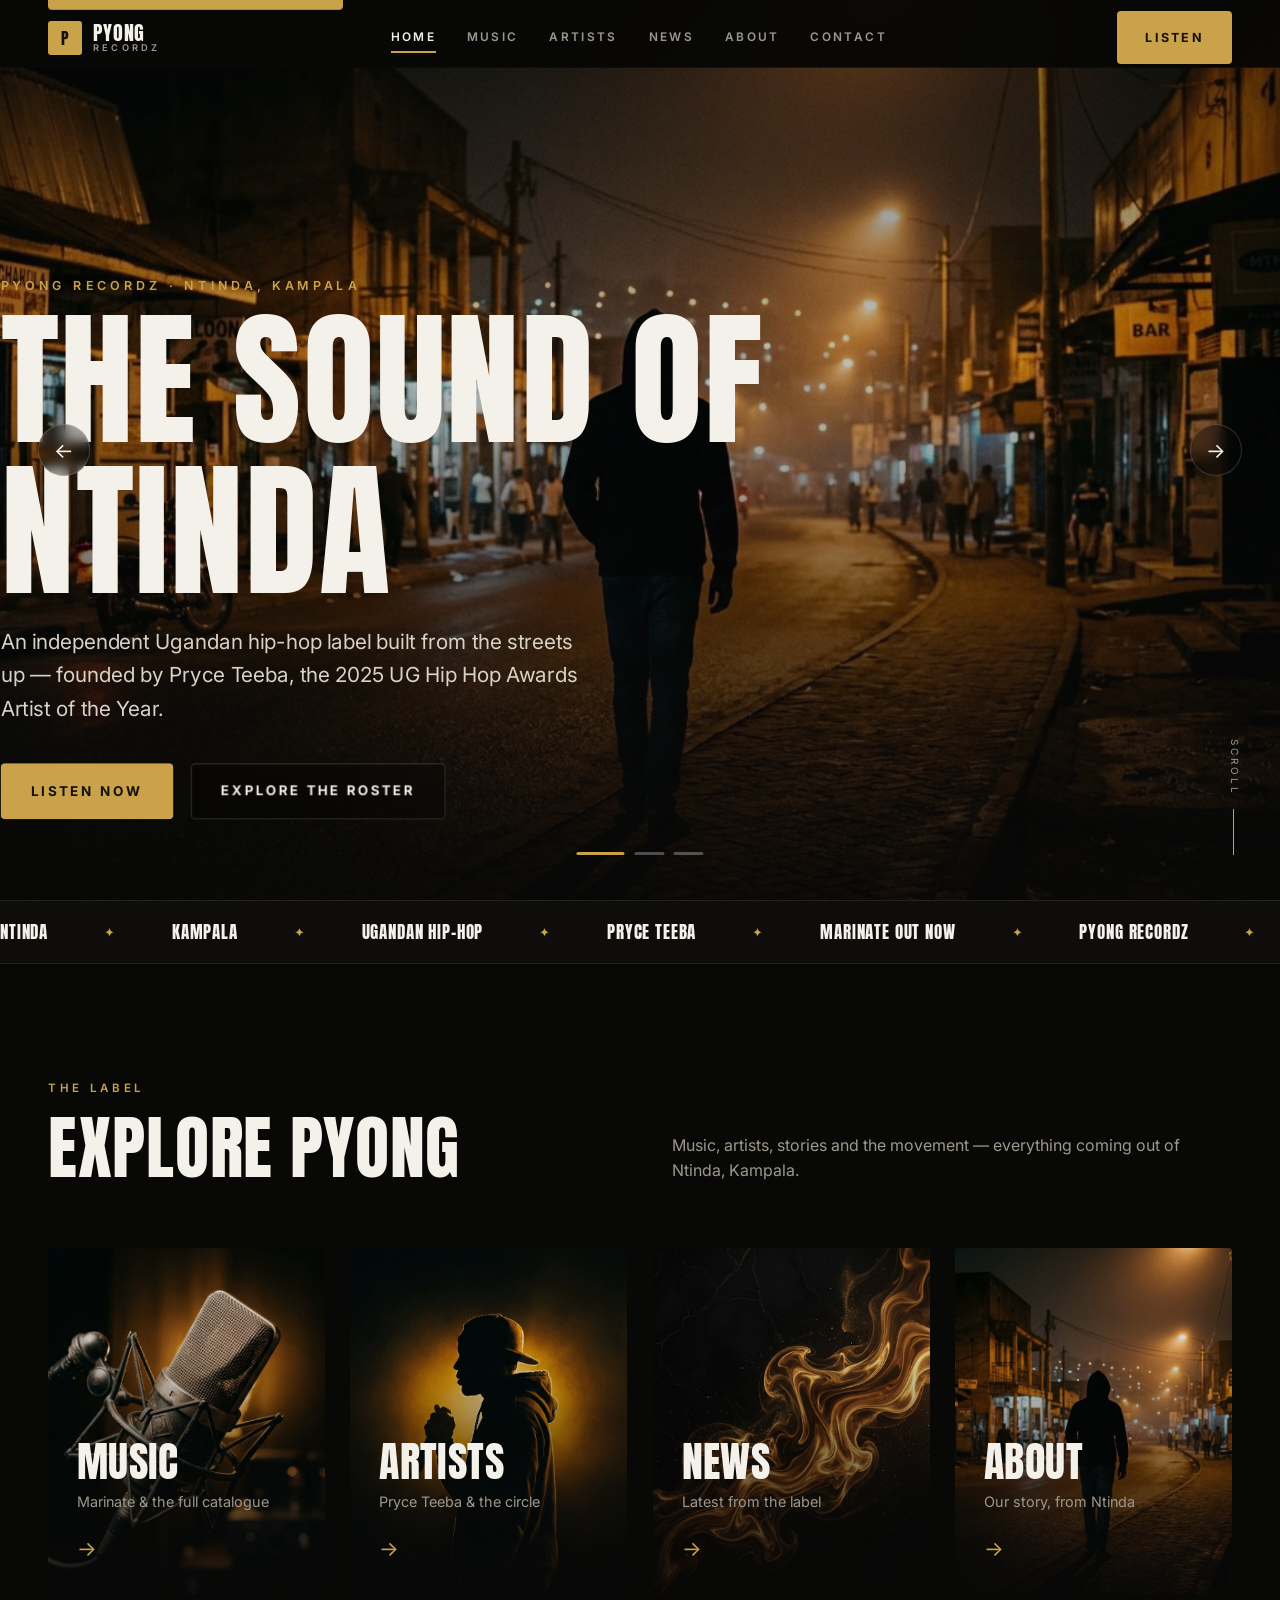
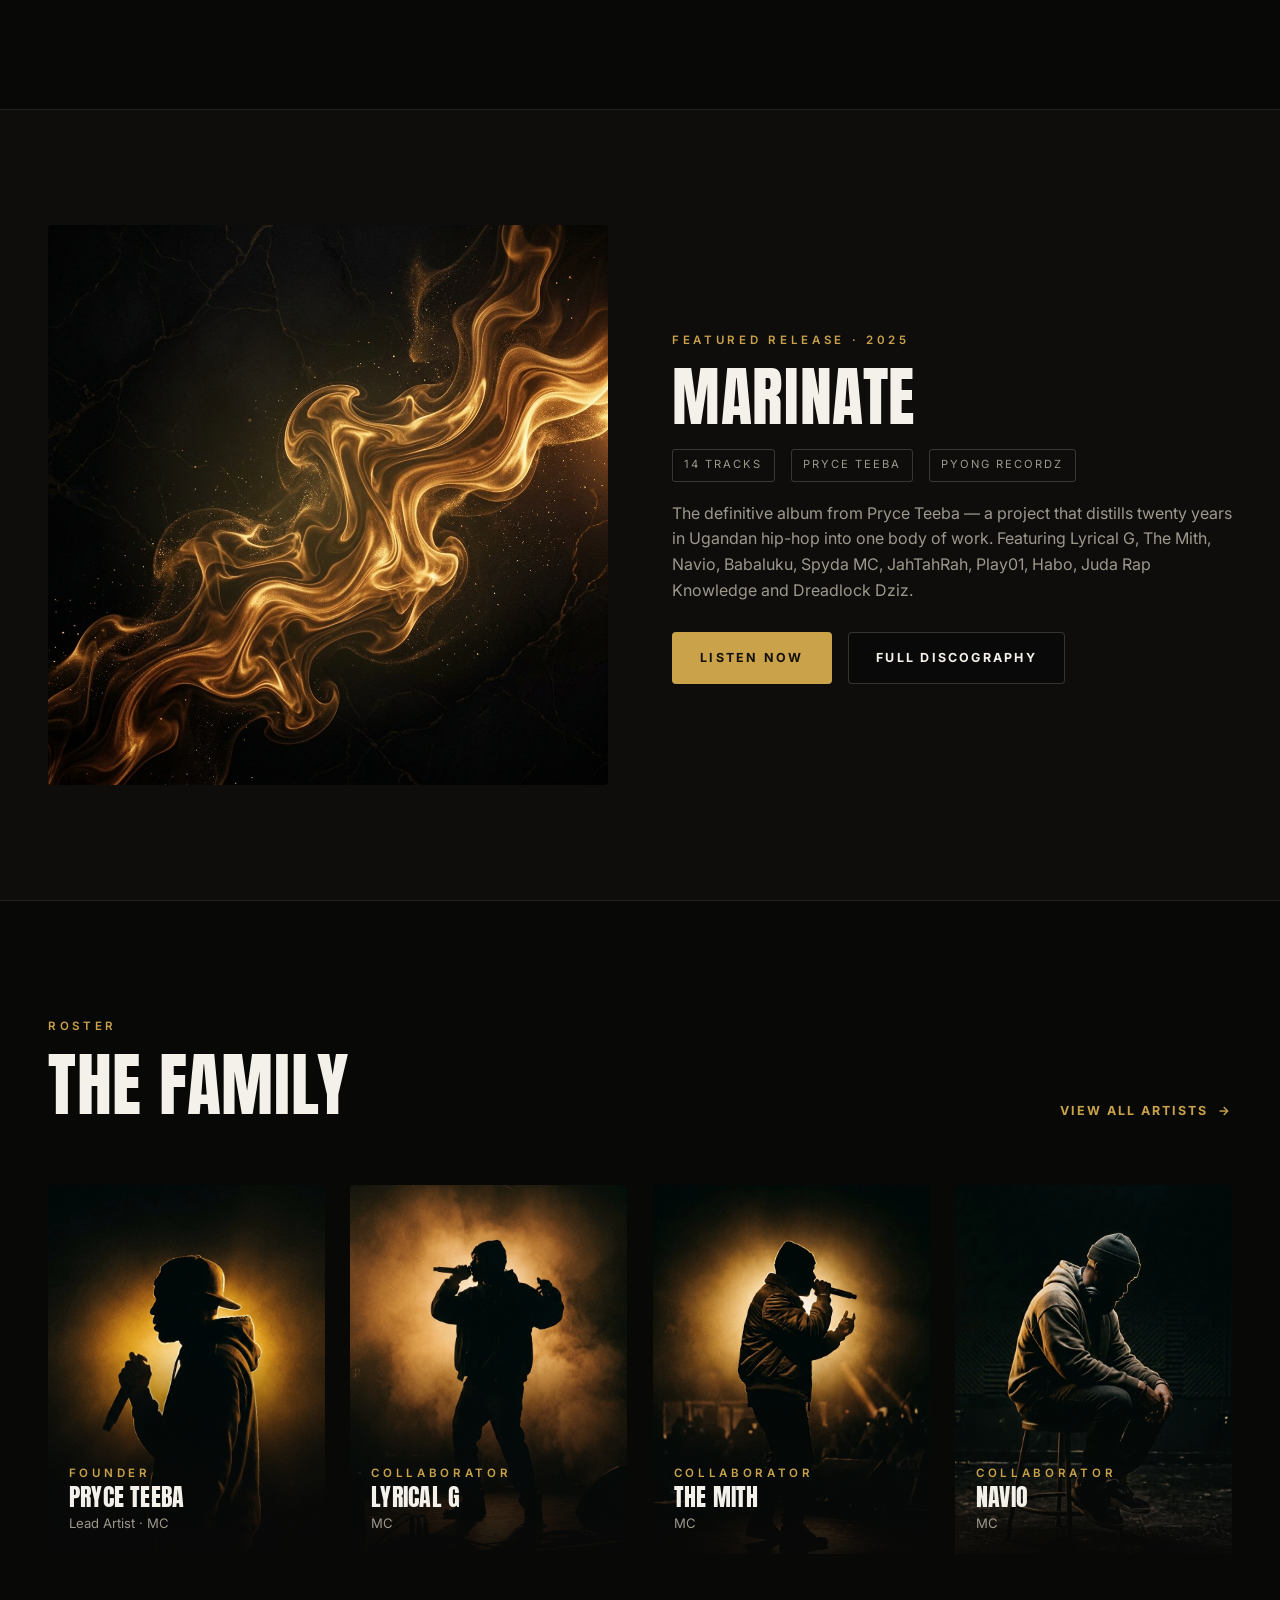
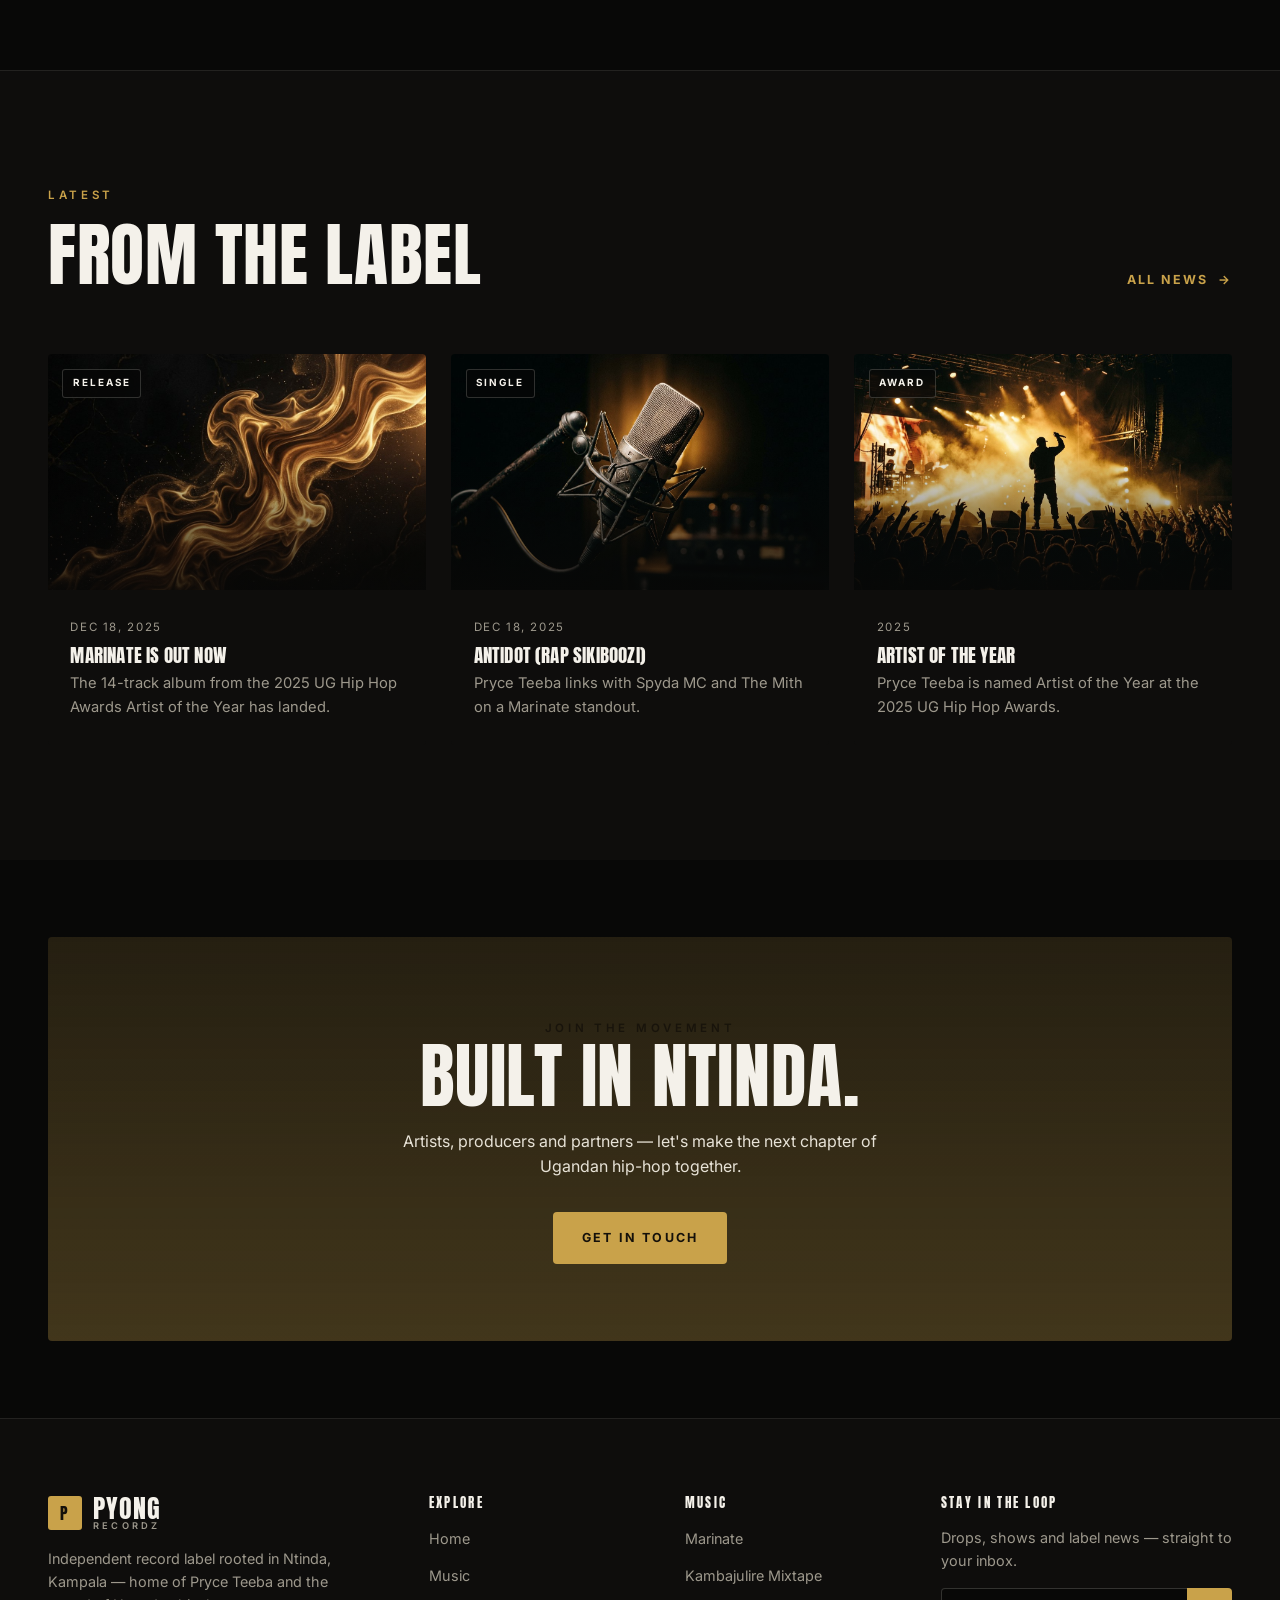
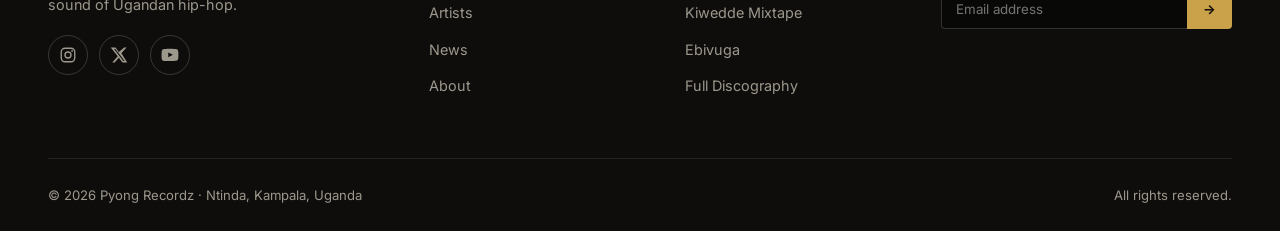
<file: index.html>
<!DOCTYPE html>
<html lang="en">
<head>
  <meta charset="UTF-8">
  <meta name="viewport" content="width=device-width, initial-scale=1.0">
  <title>PYONG RECORDZ — The Sound of Ntinda</title>
  <meta name="description" content="Pyong Recordz — an independent Ugandan hip-hop record label rooted in Ntinda, Kampala. Founded by Pryce Teeba, home of the Marinate album.">
  <meta property="og:type" content="website">
  <meta property="og:site_name" content="Pyong Recordz">
  <meta property="og:title" content="PYONG RECORDZ — The Sound of Ntinda">
  <meta property="og:description" content="Pyong Recordz — an independent Ugandan hip-hop record label rooted in Ntinda, Kampala. Founded by Pryce Teeba, home of the Marinate album.">
  <meta property="og:url" content="https://mikeo-ne.github.io/pyongrecordz/index.html">
  <meta property="og:image" content="https://mikeo-ne.github.io/pyongrecordz/assets/img/hero-1.jpg">
  <meta name="twitter:card" content="summary_large_image">
  <meta name="twitter:title" content="PYONG RECORDZ — The Sound of Ntinda">
  <meta name="twitter:description" content="Pyong Recordz — an independent Ugandan hip-hop record label rooted in Ntinda, Kampala. Founded by Pryce Teeba, home of the Marinate album.">
  <meta name="twitter:image" content="https://mikeo-ne.github.io/pyongrecordz/assets/img/hero-1.jpg">
  <link rel="canonical" href="https://mikeo-ne.github.io/pyongrecordz/index.html">

  <link rel="icon" type="image/svg+xml" href="assets/img/favicon.svg">
  <link rel="preconnect" href="https://fonts.googleapis.com">
  <link rel="preconnect" href="https://fonts.gstatic.com" crossorigin>
  <link href="https://fonts.googleapis.com/css2?family=Anton&family=Inter:wght@400;600;700&display=swap" rel="stylesheet">
  <link rel="stylesheet" href="assets/css/style.css">
</head>
<body>

  <header class="nav">
    <div class="container nav__inner">
      <a class="brand" href="index.html">
        <span class="brand__mark">P</span>
        <span>Pyong<small>Recordz</small></span>
      </a>
      <nav class="nav__links">
        <a href="index.html" class="is-active">Home</a>
        <a href="music.html">Music</a>
        <a href="artists.html">Artists</a>
        <a href="news.html">News</a>
        <a href="about.html">About</a>
        <a href="contact.html">Contact</a>
      </nav>
      <a class="btn btn--accent nav__cta" href="music.html">Listen</a>
      <button class="burger" aria-label="Menu"><span></span><span></span><span></span></button>
    </div>
  </header>

  <div class="mobile-menu">
    <a href="index.html" class="is-active">Home</a>
    <a href="music.html">Music</a>
    <a href="artists.html">Artists</a>
    <a href="news.html">News</a>
    <a href="about.html">About</a>
    <a href="contact.html">Contact</a>
    <a class="btn btn--accent" href="music.html">Listen Now</a>
  </div>

  <!-- ===================== HERO ===================== -->
  <section class="hero" aria-label="Featured">
    <div class="hero__slides">
      <div class="hero__slide is-active" style="background-image:url('assets/img/hero-1.jpg')">
        <div class="hero__shade"></div>
        <div class="hero__content container">
          <span class="hero__kicker kicker">Pyong Recordz · Ntinda, Kampala</span>
          <h1 class="hero__title">The Sound of Ntinda</h1>
          <p class="hero__sub">An independent Ugandan hip-hop label built from the streets up — founded by Pryce Teeba, the 2025 UG Hip Hop Awards Artist of the Year.</p>
          <div class="hero__actions">
            <a class="btn btn--accent" href="music.html">Listen Now</a>
            <a class="btn btn--ghost" href="artists.html">Explore the Roster</a>
          </div>
        </div>
      </div>
      <div class="hero__slide" style="background-image:url('assets/img/hero-2.jpg')">
        <div class="hero__shade"></div>
        <div class="hero__content container">
          <span class="hero__kicker kicker">Recorded in the lab</span>
          <h1 class="hero__title">Marinate<br>Out Now</h1>
          <p class="hero__sub">Fourteen tracks, one statement — the definitive album of Pryce Teeba's 20-year journey, featuring Uganda's hip-hop legends.</p>
          <div class="hero__actions">
            <a class="btn btn--accent" href="music.html">Stream Marinate</a>
            <a class="btn btn--ghost" href="news.html">Read the Story</a>
          </div>
        </div>
      </div>
      <div class="hero__slide" style="background-image:url('assets/img/hero-3.jpg')">
        <div class="hero__shade"></div>
        <div class="hero__content container">
          <span class="hero__kicker kicker">From Dustville to a new legacy</span>
          <h1 class="hero__title">From Ntinda to the World</h1>
          <p class="hero__sub">Twenty years deep in the culture. Pyong Recordz is where Ugandan hip-hop's next chapter is being written.</p>
          <div class="hero__actions">
            <a class="btn btn--accent" href="about.html">Our Story</a>
            <a class="btn btn--ghost" href="contact.html">Work With Us</a>
          </div>
        </div>
      </div>
    </div>
    <button class="hero__arrow hero__arrow--prev" aria-label="Previous">&#8592;</button>
    <button class="hero__arrow hero__arrow--next" aria-label="Next">&#8594;</button>
    <div class="hero__dots"></div>
    <div class="hero__cue">Scroll</div>
  </section>

  <!-- ===================== MARQUEE ===================== -->
  <div class="marquee" aria-hidden="true">
    <div class="marquee__track">
      <span>Ntinda</span><span>Kampala</span><span>Ugandan Hip-Hop</span><span>Pryce Teeba</span><span>Marinate Out Now</span><span>Pyong Recordz</span><span>Independent Label</span>
      <span>Ntinda</span><span>Kampala</span><span>Ugandan Hip-Hop</span><span>Pryce Teeba</span><span>Marinate Out Now</span><span>Pyong Recordz</span><span>Independent Label</span>
    </div>
  </div>

  <!-- ===================== EXPLORE ===================== -->
  <section class="section">
    <div class="container">
      <div class="section-head section-head--row reveal">
        <div>
          <span class="kicker">The Label</span>
          <h2>Explore Pyong</h2>
        </div>
        <p class="lede">Music, artists, stories and the movement — everything coming out of Ntinda, Kampala.</p>
      </div>

      <div class="grid grid--4">
        <a class="cat-card reveal" href="music.html" data-delay="1">
          <img src="assets/img/hero-2.jpg" alt="Recording studio microphone">
          <div class="cat-card__body">
            <h3>Music</h3>
            <p class="sub">Marinate &amp; the full catalogue</p>
            <span class="arr">&#8594;</span>
          </div>
        </a>
        <a class="cat-card reveal" href="artists.html" data-delay="2">
          <img src="assets/img/artist-1.jpg" alt="Artist silhouette">
          <div class="cat-card__body">
            <h3>Artists</h3>
            <p class="sub">Pryce Teeba &amp; the circle</p>
            <span class="arr">&#8594;</span>
          </div>
        </a>
        <a class="cat-card reveal" href="news.html" data-delay="3">
          <img src="assets/img/album-marinate.jpg" alt="Marinate album art">
          <div class="cat-card__body">
            <h3>News</h3>
            <p class="sub">Latest from the label</p>
            <span class="arr">&#8594;</span>
          </div>
        </a>
        <a class="cat-card reveal" href="about.html" data-delay="4">
          <img src="assets/img/hero-1.jpg" alt="Ntinda street at night">
          <div class="cat-card__body">
            <h3>About</h3>
            <p class="sub">Our story, from Ntinda</p>
            <span class="arr">&#8594;</span>
          </div>
        </a>
      </div>
    </div>
  </section>

  <!-- ===================== FEATURED RELEASE ===================== -->
  <section class="section" style="background:var(--bg-2); border-block:1px solid var(--line);">
    <div class="container">
      <div class="split">
        <div class="split__media reveal">
          <img src="assets/img/album-marinate.jpg" alt="Marinate album cover">
        </div>
        <div class="reveal" data-delay="1">
          <span class="kicker">Featured Release · 2025</span>
          <h2>Marinate</h2>
          <div class="meta">
            <span>14 Tracks</span><span>Pryce Teeba</span><span>Pyong Recordz</span>
          </div>
          <p>The definitive album from Pryce Teeba — a project that distills twenty years in Ugandan hip-hop into one body of work. Featuring Lyrical G, The Mith, Navio, Babaluku, Spyda MC, JahTahRah, Play01, Habo, Juda Rap Knowledge and Dreadlock Dziz.</p>
          <div class="actions">
            <a class="btn btn--accent" href="https://music.apple.com/us/artist/pryce-teeba/1129257218" target="_blank" rel="noopener">Listen Now</a>
            <a class="btn btn--ghost" href="music.html">Full Discography</a>
          </div>
        </div>
      </div>
    </div>
  </section>

  <!-- ===================== ROSTER ===================== -->
  <section class="section">
    <div class="container">
      <div class="section-head section-head--row reveal">
        <div>
          <span class="kicker">Roster</span>
          <h2>The Family</h2>
        </div>
        <a class="btn btn--link" href="artists.html">View all artists <span class="arr">&#8594;</span></a>
      </div>

      <div class="grid grid--4">
        <a class="artist-card reveal" href="artists.html" data-delay="1">
          <img src="assets/img/artist-1.jpg" alt="Pryce Teeba">
          <div class="artist-card__body">
            <span class="kicker">Founder</span>
            <h3>Pryce Teeba</h3>
            <p class="role">Lead Artist · MC</p>
          </div>
        </a>
        <a class="artist-card reveal" href="artists.html" data-delay="2">
          <img src="assets/img/artist-2.jpg" alt="Lyrical G">
          <div class="artist-card__body">
            <span class="kicker">Collaborator</span>
            <h3>Lyrical G</h3>
            <p class="role">MC</p>
          </div>
        </a>
        <a class="artist-card reveal" href="artists.html" data-delay="3">
          <img src="assets/img/artist-3.jpg" alt="The Mith">
          <div class="artist-card__body">
            <span class="kicker">Collaborator</span>
            <h3>The Mith</h3>
            <p class="role">MC</p>
          </div>
        </a>
        <a class="artist-card reveal" href="artists.html" data-delay="4">
          <img src="assets/img/artist-4.jpg" alt="Navio">
          <div class="artist-card__body">
            <span class="kicker">Collaborator</span>
            <h3>Navio</h3>
            <p class="role">MC</p>
          </div>
        </a>
      </div>
    </div>
  </section>

  <!-- ===================== NEWS ===================== -->
  <section class="section" style="background:var(--bg-2); border-top:1px solid var(--line);">
    <div class="container">
      <div class="section-head section-head--row reveal">
        <div>
          <span class="kicker">Latest</span>
          <h2>From the Label</h2>
        </div>
        <a class="btn btn--link" href="news.html">All news <span class="arr">&#8594;</span></a>
      </div>

      <div class="grid grid--3">
        <article class="card news-card reveal" data-delay="1">
          <a class="card__media" href="news.html">
            <img src="assets/img/album-marinate.jpg" alt="Marinate">
            <span class="card__tag">Release</span>
          </a>
          <div class="card__body">
            <span class="date">Dec 18, 2025</span>
            <h3><a href="news.html">Marinate is out now</a></h3>
            <p>The 14-track album from the 2025 UG Hip Hop Awards Artist of the Year has landed.</p>
          </div>
        </article>

        <article class="card news-card reveal" data-delay="2">
          <a class="card__media" href="news.html">
            <img src="assets/img/hero-2.jpg" alt="Studio">
            <span class="card__tag">Single</span>
          </a>
          <div class="card__body">
            <span class="date">Dec 18, 2025</span>
            <h3><a href="news.html">Antidot (Rap Sikiboozi)</a></h3>
            <p>Pryce Teeba links with Spyda MC and The Mith on a Marinate standout.</p>
          </div>
        </article>

        <article class="card news-card reveal" data-delay="3">
          <a class="card__media" href="news.html">
            <img src="assets/img/hero-3.jpg" alt="Stage">
            <span class="card__tag">Award</span>
          </a>
          <div class="card__body">
            <span class="date">2025</span>
            <h3><a href="news.html">Artist of the Year</a></h3>
            <p>Pryce Teeba is named Artist of the Year at the 2025 UG Hip Hop Awards.</p>
          </div>
        </article>
      </div>
    </div>
  </section>

  <!-- ===================== CTA ===================== -->
  <section class="section section--tight">
    <div class="container">
      <div class="cta-band reveal">
        <span class="kicker" style="color:var(--accent-ink); opacity:.8;">Join the movement</span>
        <h2>Built in Ntinda.</h2>
        <p>Artists, producers and partners — let's make the next chapter of Ugandan hip-hop together.</p>
        <a class="btn btn--accent" href="contact.html">Get in Touch</a>
      </div>
    </div>
  </section>

  <!-- ===================== FOOTER ===================== -->
  <footer class="footer">
    <div class="container">
      <div class="footer__grid">
        <div class="footer__about">
          <a class="brand" href="index.html">
            <span class="brand__mark">P</span>
            <span>Pyong<small>Recordz</small></span>
          </a>
          <p>Independent record label rooted in Ntinda, Kampala — home of Pryce Teeba and the sound of Ugandan hip-hop.</p>
          <div class="socials">
            <a href="#" aria-label="Instagram"><svg viewBox="0 0 24 24" width="18" height="18" fill="none" stroke="currentColor" stroke-width="1.8"><rect x="3" y="3" width="18" height="18" rx="5"/><circle cx="12" cy="12" r="4"/><circle cx="17.4" cy="6.6" r="1.2" fill="currentColor" stroke="none"/></svg></a>
            <a href="#" aria-label="X"><svg viewBox="0 0 24 24" width="18" height="18" fill="currentColor"><path d="M18.9 2H22l-6.8 7.8L23 22h-6.3l-4.9-6.4L6.2 22H3l7.3-8.4L1 2h6.4l4.4 5.9L18.9 2zm-1.1 18h1.7L7.2 3.9H5.4L17.8 20z"/></svg></a>
            <a href="#" aria-label="YouTube"><svg viewBox="0 0 24 24" width="18" height="18" fill="currentColor"><path d="M23 7.2s-.2-1.6-.9-2.3c-.9-.9-1.9-.9-2.3-1C16.6 3.5 12 3.5 12 3.5s-4.6 0-7.8.4c-.4.1-1.4.1-2.3 1-.7.7-.9 2.3-.9 2.3S.7 9.1.7 11v1.8c0 1.9.2 3.8.2 3.8s.2 1.6.9 2.3c.9.9 2 .9 2.5 1 1.8.2 7.7.2 7.7.2s4.6 0 7.8-.4c.4-.1 1.4-.1 2.3-1 .7-.7.9-2.3.9-2.3s.2-1.9.2-3.8V11c0-1.9-.2-3.8-.2-3.8zM9.7 15.1V8.5l6.2 3.3-6.2 3.3z"/></svg></a>
          </div>
        </div>
        <div>
          <h4>Explore</h4>
          <ul>
            <li><a href="index.html">Home</a></li>
            <li><a href="music.html">Music</a></li>
            <li><a href="artists.html">Artists</a></li>
            <li><a href="news.html">News</a></li>
            <li><a href="about.html">About</a></li>
          </ul>
        </div>
        <div>
          <h4>Music</h4>
          <ul>
            <li><a href="music.html">Marinate</a></li>
            <li><a href="music.html">Kambajulire Mixtape</a></li>
            <li><a href="music.html">Kiwedde Mixtape</a></li>
            <li><a href="music.html">Ebivuga</a></li>
            <li><a href="music.html">Full Discography</a></li>
          </ul>
        </div>
        <div class="footer__news">
          <h4>Stay in the loop</h4>
          <p>Drops, shows and label news — straight to your inbox.</p>
          <form class="mini-form" data-demo>
            <input type="email" placeholder="Email address" required aria-label="Email address">
            <button type="submit" aria-label="Subscribe">&#8594;</button>
          </form>
        </div>
      </div>
      <div class="footer__base">
        <span>&copy; <span data-year></span> Pyong Recordz · Ntinda, Kampala, Uganda</span>
        <span>All rights reserved.</span>
      </div>
    </div>
  </footer>

  <script src="assets/js/main.js" defer></script>
</body>
</html>
</file>
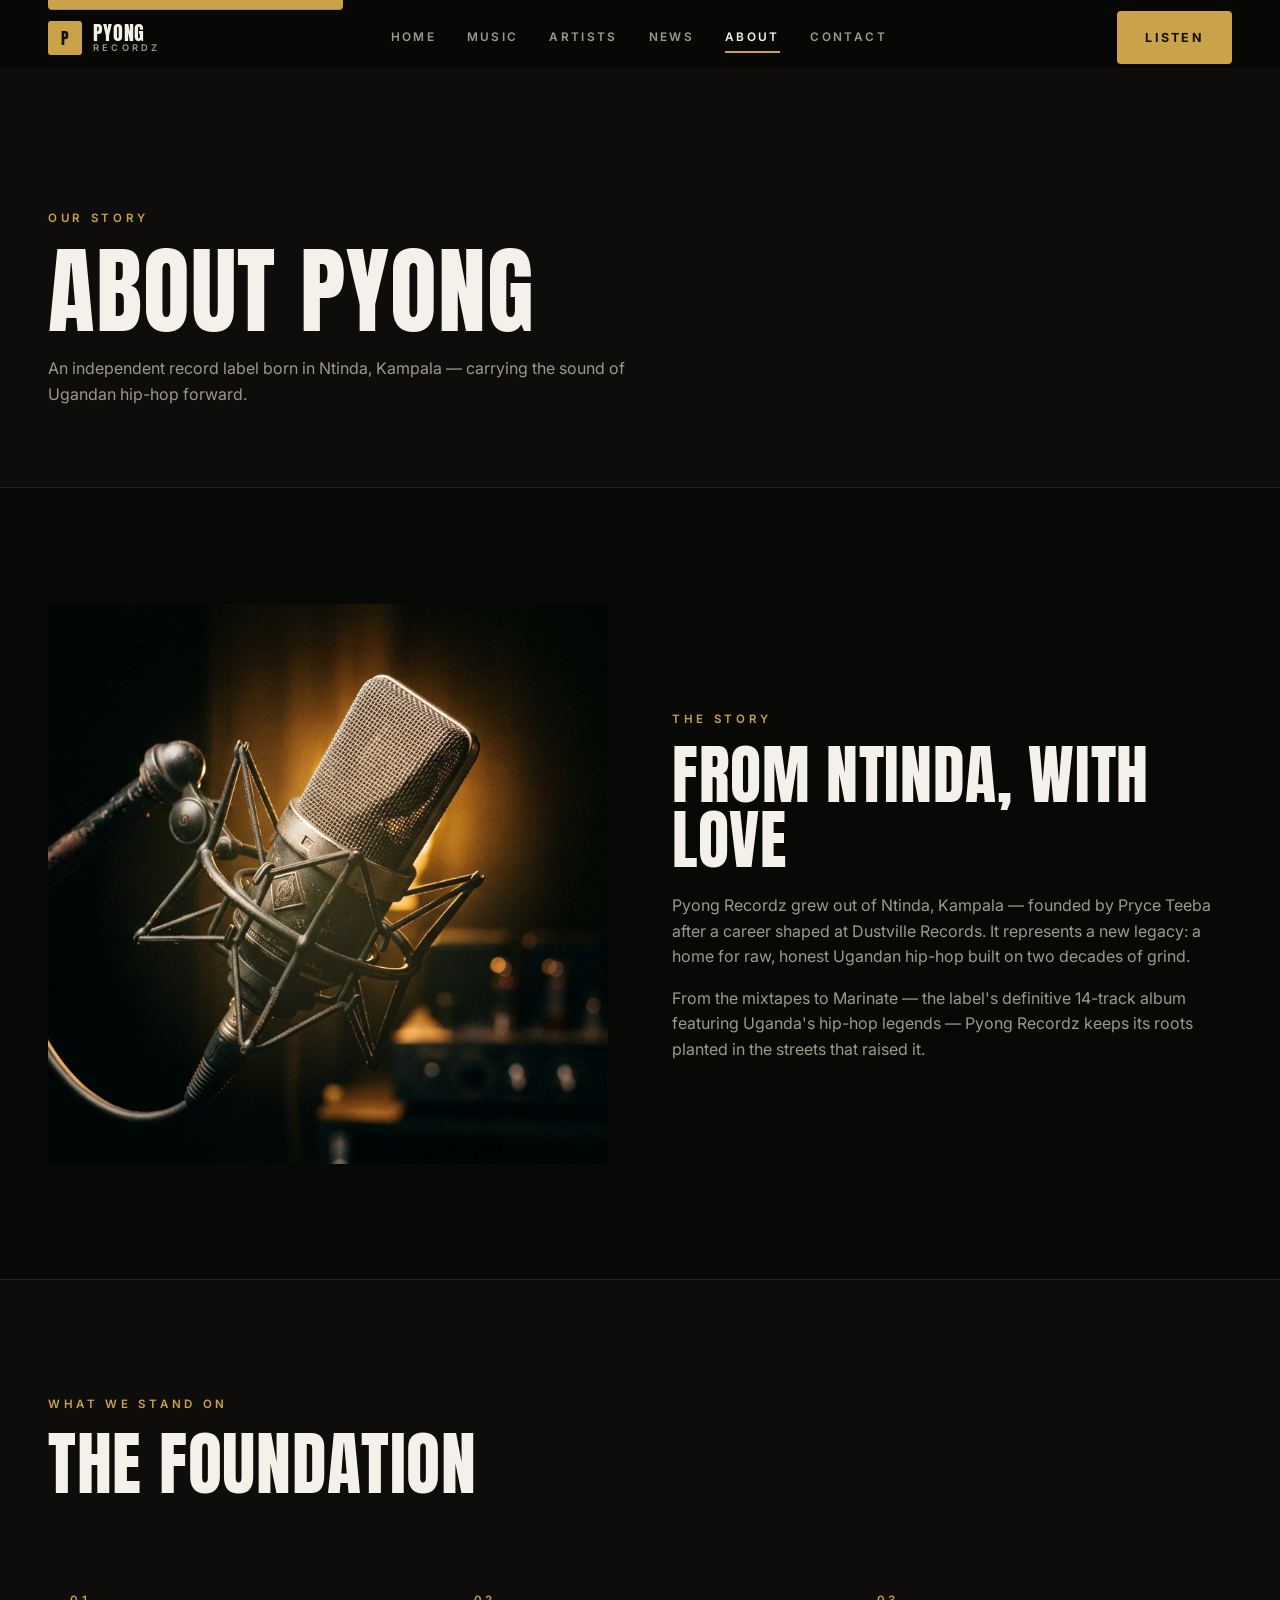
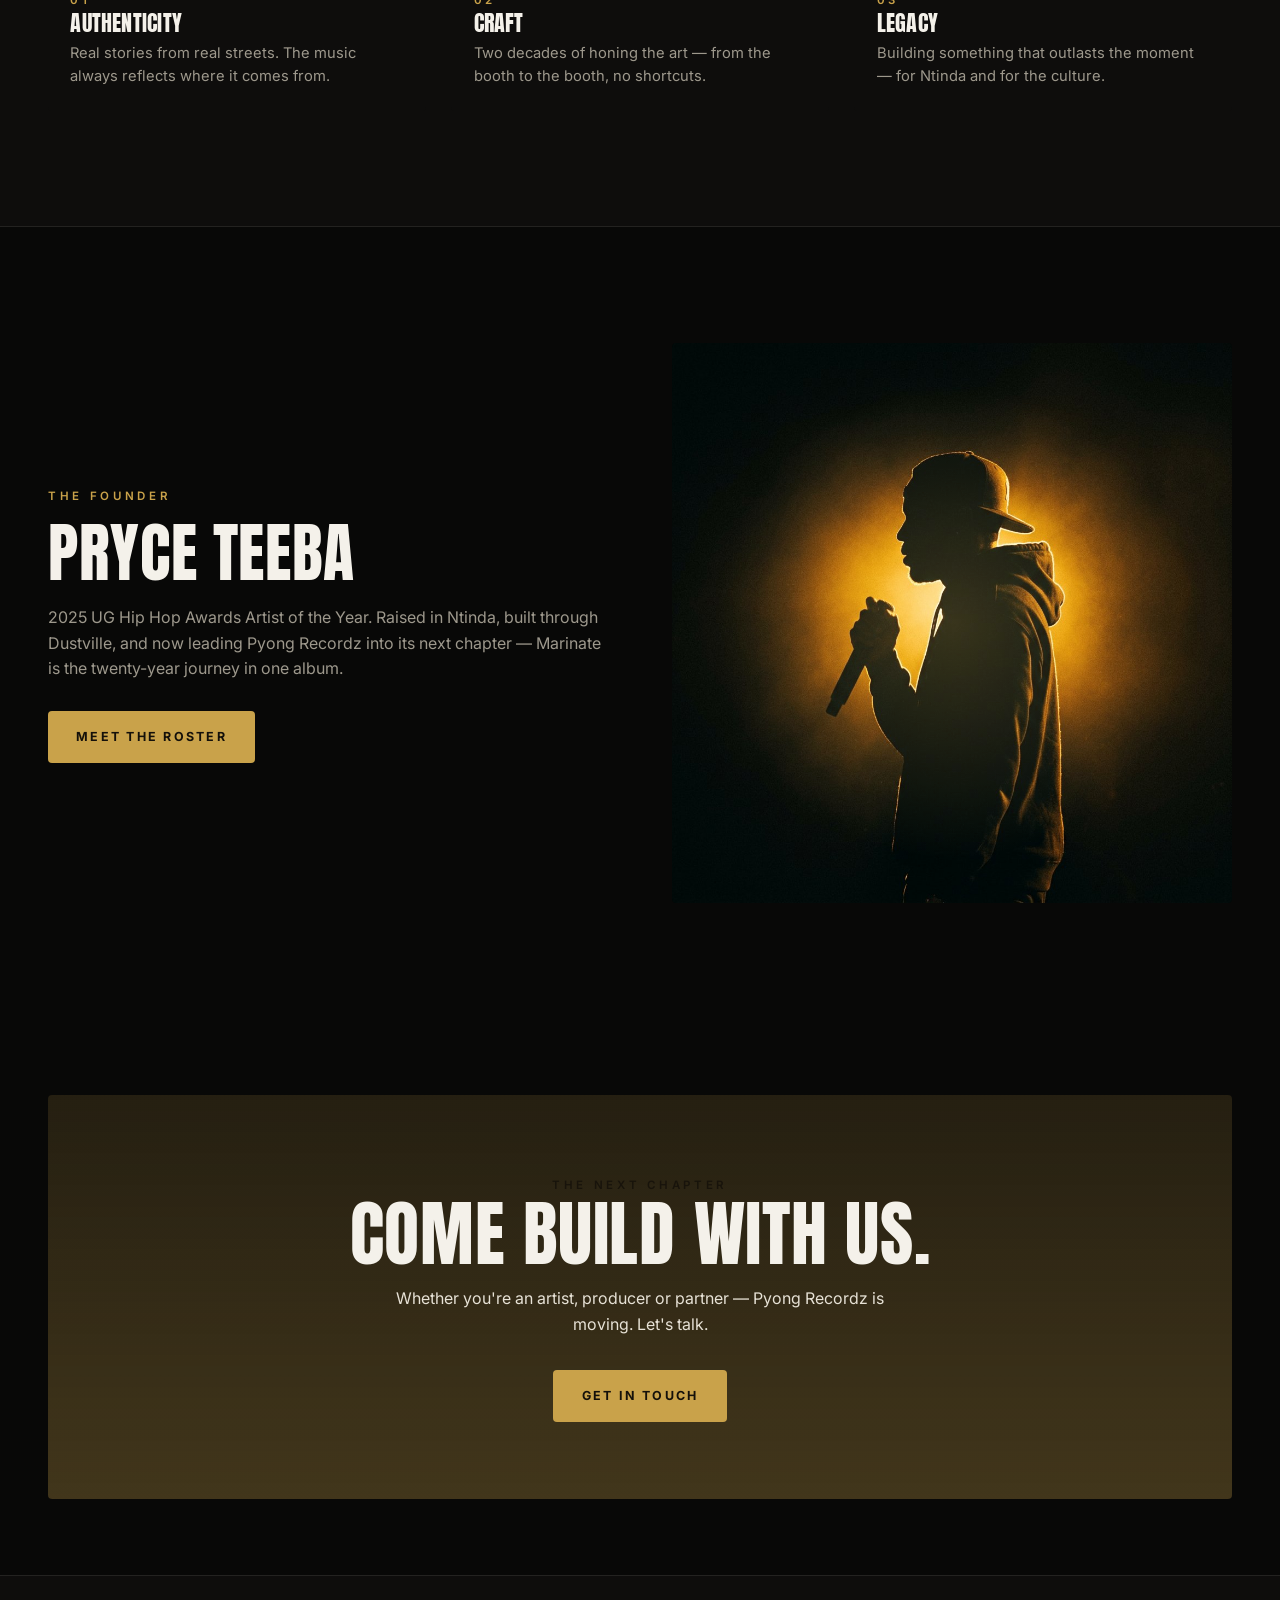
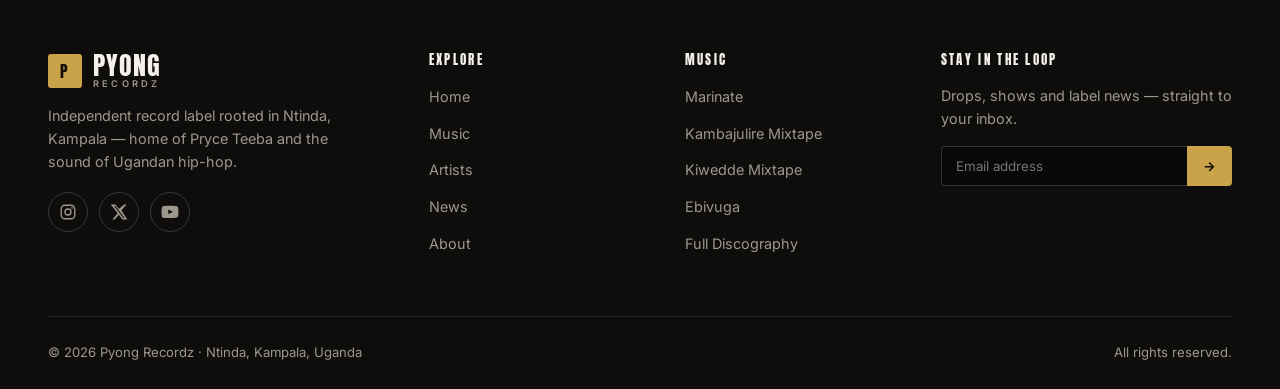
<file: about.html>
<!DOCTYPE html>
<html lang="en">
<head>
  <meta charset="UTF-8">
  <meta name="viewport" content="width=device-width, initial-scale=1.0">
  <title>About — PYONG RECORDZ</title>
  <meta name="description" content="The story of Pyong Recordz — an independent Ugandan hip-hop label founded in Ntinda, Kampala by Pryce Teeba.">
  <meta property="og:type" content="website">
  <meta property="og:site_name" content="Pyong Recordz">
  <meta property="og:title" content="About — PYONG RECORDZ">
  <meta property="og:description" content="The story of Pyong Recordz — an independent Ugandan hip-hop label founded in Ntinda, Kampala by Pryce Teeba.">
  <meta property="og:url" content="https://mikeo-ne.github.io/pyongrecordz/about.html">
  <meta property="og:image" content="https://mikeo-ne.github.io/pyongrecordz/assets/img/hero-3.jpg">
  <meta name="twitter:card" content="summary_large_image">
  <meta name="twitter:title" content="About — PYONG RECORDZ">
  <meta name="twitter:description" content="The story of Pyong Recordz — an independent Ugandan hip-hop label founded in Ntinda, Kampala by Pryce Teeba.">
  <meta name="twitter:image" content="https://mikeo-ne.github.io/pyongrecordz/assets/img/hero-3.jpg">
  <link rel="canonical" href="https://mikeo-ne.github.io/pyongrecordz/about.html">

  <link rel="icon" type="image/svg+xml" href="assets/img/favicon.svg">
  <link rel="preconnect" href="https://fonts.googleapis.com">
  <link rel="preconnect" href="https://fonts.gstatic.com" crossorigin>
  <link href="https://fonts.googleapis.com/css2?family=Anton&family=Inter:wght@400;600;700&display=swap" rel="stylesheet">
  <link rel="stylesheet" href="assets/css/style.css">
</head>
<body>

  <header class="nav">
    <div class="container nav__inner">
      <a class="brand" href="index.html">
        <span class="brand__mark">P</span>
        <span>Pyong<small>Recordz</small></span>
      </a>
      <nav class="nav__links">
        <a href="index.html">Home</a>
        <a href="music.html">Music</a>
        <a href="artists.html">Artists</a>
        <a href="news.html">News</a>
        <a href="about.html" class="is-active">About</a>
        <a href="contact.html">Contact</a>
      </nav>
      <a class="btn btn--accent nav__cta" href="music.html">Listen</a>
      <button class="burger" aria-label="Menu"><span></span><span></span><span></span></button>
    </div>
  </header>

  <div class="mobile-menu">
    <a href="index.html">Home</a>
    <a href="music.html">Music</a>
    <a href="artists.html">Artists</a>
    <a href="news.html">News</a>
    <a href="about.html" class="is-active">About</a>
    <a href="contact.html">Contact</a>
    <a class="btn btn--accent" href="music.html">Listen Now</a>
  </div>

  <!-- ===================== PAGE HERO ===================== -->
  <section class="page-hero" style="background:var(--bg-2); border-bottom:1px solid var(--line);">
    <div class="container">
      <span class="kicker">Our Story</span>
      <h1>About Pyong</h1>
      <p>An independent record label born in Ntinda, Kampala — carrying the sound of Ugandan hip-hop forward.</p>
    </div>
  </section>

  <!-- ===================== STORY ===================== -->
  <section class="section">
    <div class="container">
      <div class="split">
        <div class="split__media reveal">
          <img src="assets/img/hero-2.jpg" alt="The studio">
        </div>
        <div class="reveal" data-delay="1">
          <span class="kicker">The Story</span>
          <h2>From Ntinda, With Love</h2>
          <p>Pyong Recordz grew out of Ntinda, Kampala — founded by Pryce Teeba after a career shaped at Dustville Records. It represents a new legacy: a home for raw, honest Ugandan hip-hop built on two decades of grind.</p>
          <p style="margin-top:1rem;">From the mixtapes to Marinate — the label's definitive 14-track album featuring Uganda's hip-hop legends — Pyong Recordz keeps its roots planted in the streets that raised it.</p>
        </div>
      </div>
    </div>
  </section>

  <!-- ===================== PILLARS ===================== -->
  <section class="section" style="background:var(--bg-2); border-block:1px solid var(--line);">
    <div class="container">
      <div class="section-head reveal">
        <span class="kicker">What We Stand On</span>
        <h2>The Foundation</h2>
      </div>
      <div class="grid grid--3">
        <div class="card reveal" data-delay="1">
          <div class="card__body">
            <span class="kicker">01</span>
            <h3>Authenticity</h3>
            <p>Real stories from real streets. The music always reflects where it comes from.</p>
          </div>
        </div>
        <div class="card reveal" data-delay="2">
          <div class="card__body">
            <span class="kicker">02</span>
            <h3>Craft</h3>
            <p>Two decades of honing the art — from the booth to the booth, no shortcuts.</p>
          </div>
        </div>
        <div class="card reveal" data-delay="3">
          <div class="card__body">
            <span class="kicker">03</span>
            <h3>Legacy</h3>
            <p>Building something that outlasts the moment — for Ntinda and for the culture.</p>
          </div>
        </div>
      </div>
    </div>
  </section>

  <!-- ===================== FOUNDER QUOTE ===================== -->
  <section class="section">
    <div class="container">
      <div class="split">
        <div class="reveal">
          <span class="kicker">The Founder</span>
          <h2>Pryce Teeba</h2>
          <p>2025 UG Hip Hop Awards Artist of the Year. Raised in Ntinda, built through Dustville, and now leading Pyong Recordz into its next chapter — Marinate is the twenty-year journey in one album.</p>
          <div class="actions">
            <a class="btn btn--accent" href="artists.html">Meet the Roster</a>
          </div>
        </div>
        <div class="split__media reveal" data-delay="1">
          <img src="assets/img/artist-1.jpg" alt="Pryce Teeba">
        </div>
      </div>
    </div>
  </section>

  <!-- ===================== CTA ===================== -->
  <section class="section section--tight">
    <div class="container">
      <div class="cta-band reveal">
        <span class="kicker" style="color:var(--accent-ink); opacity:.8;">The next chapter</span>
        <h2>Come build with us.</h2>
        <p>Whether you're an artist, producer or partner — Pyong Recordz is moving. Let's talk.</p>
        <a class="btn btn--accent" href="contact.html">Get in Touch</a>
      </div>
    </div>
  </section>

  <!-- ===================== FOOTER ===================== -->
  <footer class="footer">
    <div class="container">
      <div class="footer__grid">
        <div class="footer__about">
          <a class="brand" href="index.html">
            <span class="brand__mark">P</span>
            <span>Pyong<small>Recordz</small></span>
          </a>
          <p>Independent record label rooted in Ntinda, Kampala — home of Pryce Teeba and the sound of Ugandan hip-hop.</p>
          <div class="socials">
            <a href="#" aria-label="Instagram"><svg viewBox="0 0 24 24" width="18" height="18" fill="none" stroke="currentColor" stroke-width="1.8"><rect x="3" y="3" width="18" height="18" rx="5"/><circle cx="12" cy="12" r="4"/><circle cx="17.4" cy="6.6" r="1.2" fill="currentColor" stroke="none"/></svg></a>
            <a href="#" aria-label="X"><svg viewBox="0 0 24 24" width="18" height="18" fill="currentColor"><path d="M18.9 2H22l-6.8 7.8L23 22h-6.3l-4.9-6.4L6.2 22H3l7.3-8.4L1 2h6.4l4.4 5.9L18.9 2zm-1.1 18h1.7L7.2 3.9H5.4L17.8 20z"/></svg></a>
            <a href="#" aria-label="YouTube"><svg viewBox="0 0 24 24" width="18" height="18" fill="currentColor"><path d="M23 7.2s-.2-1.6-.9-2.3c-.9-.9-1.9-.9-2.3-1C16.6 3.5 12 3.5 12 3.5s-4.6 0-7.8.4c-.4.1-1.4.1-2.3 1-.7.7-.9 2.3-.9 2.3S.7 9.1.7 11v1.8c0 1.9.2 3.8.2 3.8s.2 1.6.9 2.3c.9.9 2 .9 2.5 1 1.8.2 7.7.2 7.7.2s4.6 0 7.8-.4c.4-.1 1.4-.1 2.3-1 .7-.7.9-2.3.9-2.3s.2-1.9.2-3.8V11c0-1.9-.2-3.8-.2-3.8zM9.7 15.1V8.5l6.2 3.3-6.2 3.3z"/></svg></a>
          </div>
        </div>
        <div>
          <h4>Explore</h4>
          <ul>
            <li><a href="index.html">Home</a></li>
            <li><a href="music.html">Music</a></li>
            <li><a href="artists.html">Artists</a></li>
            <li><a href="news.html">News</a></li>
            <li><a href="about.html">About</a></li>
          </ul>
        </div>
        <div>
          <h4>Music</h4>
          <ul>
            <li><a href="music.html">Marinate</a></li>
            <li><a href="music.html">Kambajulire Mixtape</a></li>
            <li><a href="music.html">Kiwedde Mixtape</a></li>
            <li><a href="music.html">Ebivuga</a></li>
            <li><a href="music.html">Full Discography</a></li>
          </ul>
        </div>
        <div class="footer__news">
          <h4>Stay in the loop</h4>
          <p>Drops, shows and label news — straight to your inbox.</p>
          <form class="mini-form" data-demo>
            <input type="email" placeholder="Email address" required aria-label="Email address">
            <button type="submit" aria-label="Subscribe">&#8594;</button>
          </form>
        </div>
      </div>
      <div class="footer__base">
        <span>&copy; <span data-year></span> Pyong Recordz · Ntinda, Kampala, Uganda</span>
        <span>All rights reserved.</span>
      </div>
    </div>
  </footer>

  <script src="assets/js/main.js" defer></script>
</body>
</html>
</file>
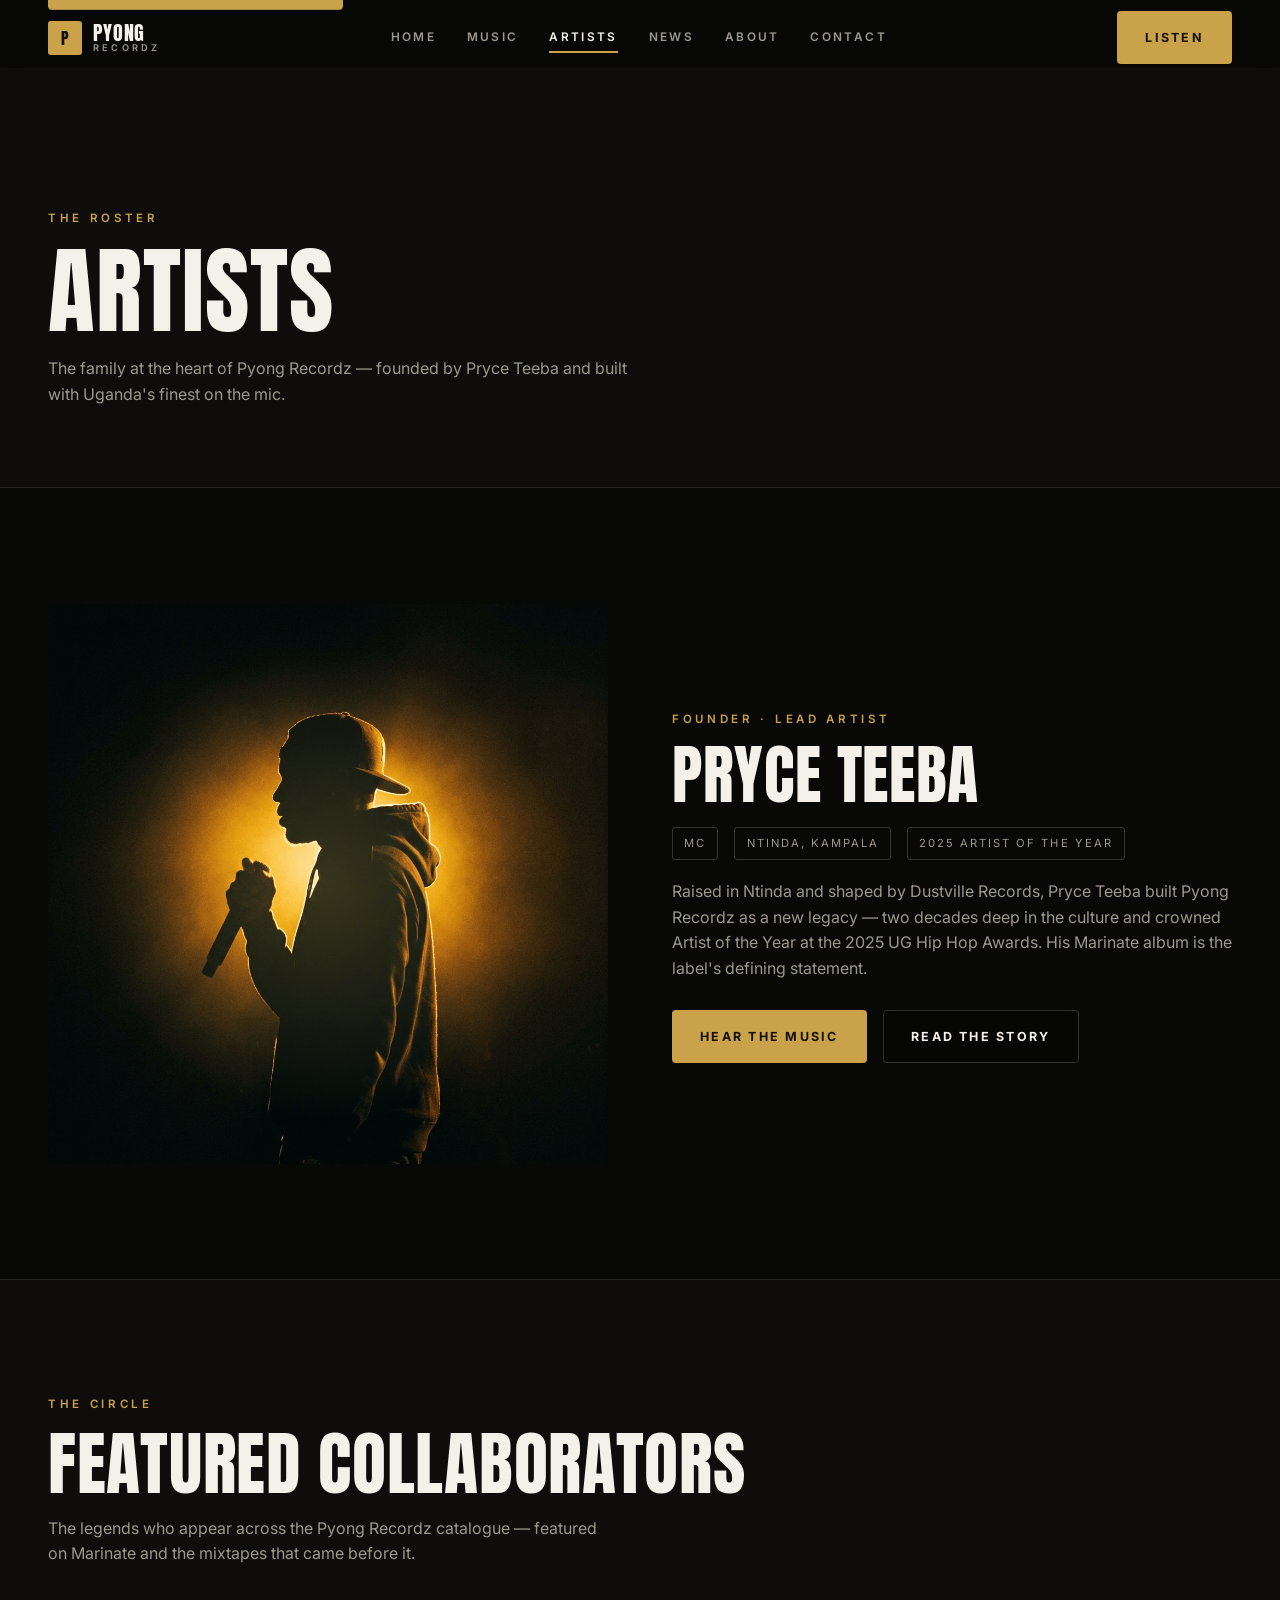
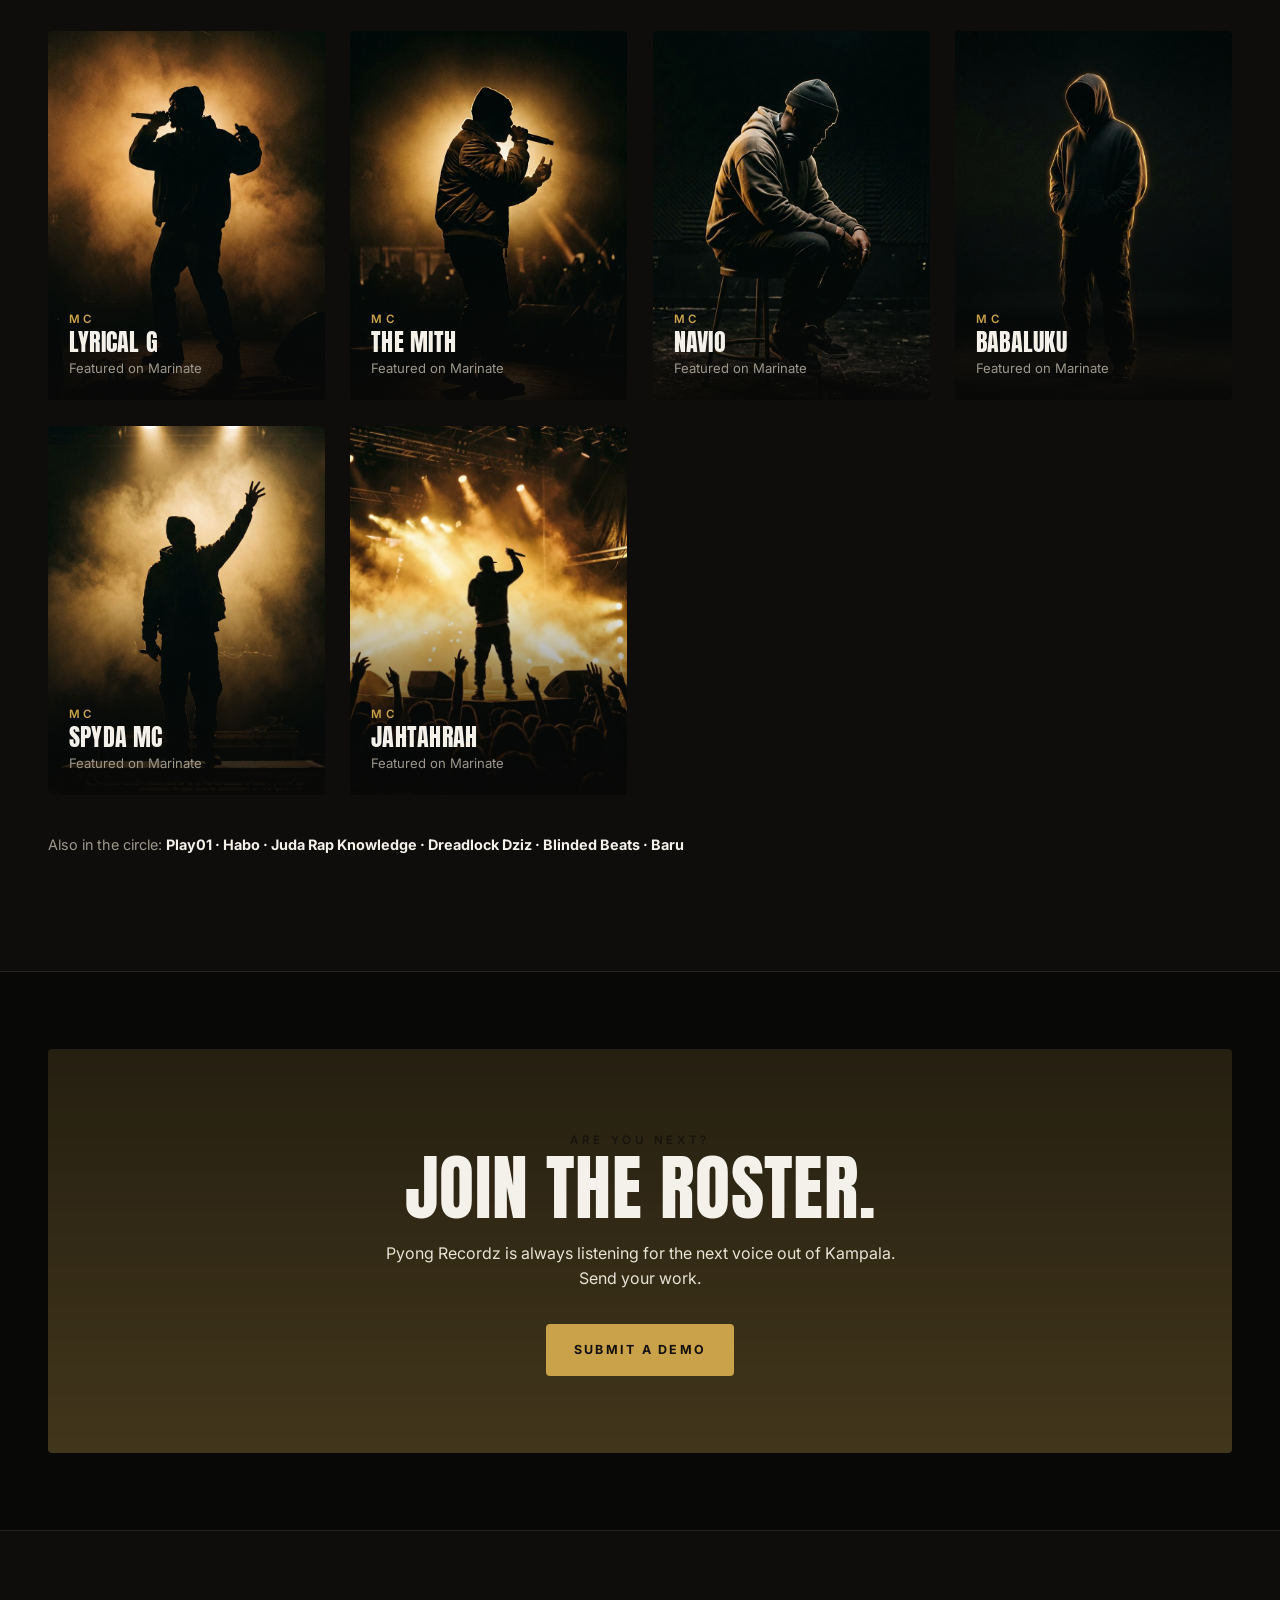
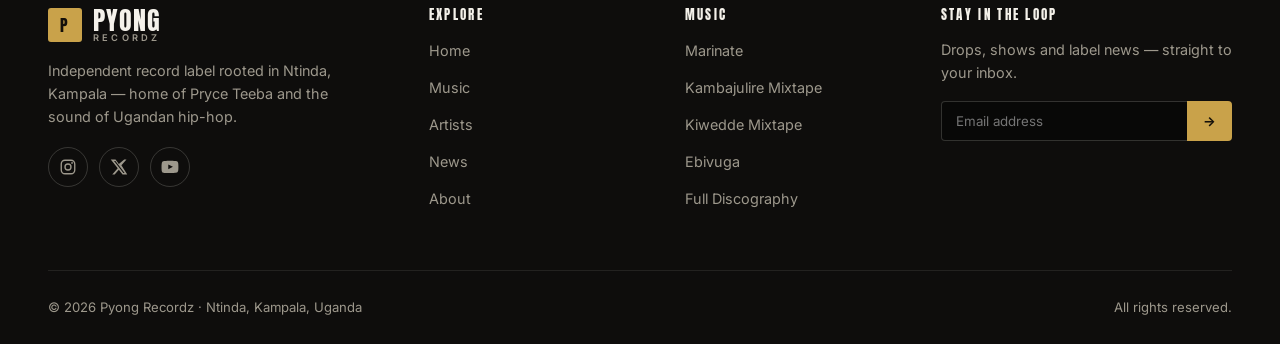
<file: artists.html>
<!DOCTYPE html>
<html lang="en">
<head>
  <meta charset="UTF-8">
  <meta name="viewport" content="width=device-width, initial-scale=1.0">
  <title>Artists — PYONG RECORDZ</title>
  <meta name="description" content="The Pyong Recordz roster — founder Pryce Teeba and the circle of collaborators featured across the catalogue.">
  <meta property="og:type" content="website">
  <meta property="og:site_name" content="Pyong Recordz">
  <meta property="og:title" content="Artists — PYONG RECORDZ">
  <meta property="og:description" content="The Pyong Recordz roster — founder Pryce Teeba and the circle of collaborators featured across the catalogue.">
  <meta property="og:url" content="https://mikeo-ne.github.io/pyongrecordz/artists.html">
  <meta property="og:image" content="https://mikeo-ne.github.io/pyongrecordz/assets/img/artist-1.jpg">
  <meta name="twitter:card" content="summary_large_image">
  <meta name="twitter:title" content="Artists — PYONG RECORDZ">
  <meta name="twitter:description" content="The Pyong Recordz roster — founder Pryce Teeba and the circle of collaborators featured across the catalogue.">
  <meta name="twitter:image" content="https://mikeo-ne.github.io/pyongrecordz/assets/img/artist-1.jpg">
  <link rel="canonical" href="https://mikeo-ne.github.io/pyongrecordz/artists.html">

  <link rel="icon" type="image/svg+xml" href="assets/img/favicon.svg">
  <link rel="preconnect" href="https://fonts.googleapis.com">
  <link rel="preconnect" href="https://fonts.gstatic.com" crossorigin>
  <link href="https://fonts.googleapis.com/css2?family=Anton&family=Inter:wght@400;600;700&display=swap" rel="stylesheet">
  <link rel="stylesheet" href="assets/css/style.css">
</head>
<body>

  <header class="nav">
    <div class="container nav__inner">
      <a class="brand" href="index.html">
        <span class="brand__mark">P</span>
        <span>Pyong<small>Recordz</small></span>
      </a>
      <nav class="nav__links">
        <a href="index.html">Home</a>
        <a href="music.html">Music</a>
        <a href="artists.html" class="is-active">Artists</a>
        <a href="news.html">News</a>
        <a href="about.html">About</a>
        <a href="contact.html">Contact</a>
      </nav>
      <a class="btn btn--accent nav__cta" href="music.html">Listen</a>
      <button class="burger" aria-label="Menu"><span></span><span></span><span></span></button>
    </div>
  </header>

  <div class="mobile-menu">
    <a href="index.html">Home</a>
    <a href="music.html">Music</a>
    <a href="artists.html" class="is-active">Artists</a>
    <a href="news.html">News</a>
    <a href="about.html">About</a>
    <a href="contact.html">Contact</a>
    <a class="btn btn--accent" href="music.html">Listen Now</a>
  </div>

  <!-- ===================== PAGE HERO ===================== -->
  <section class="page-hero" style="background:var(--bg-2); border-bottom:1px solid var(--line);">
    <div class="container">
      <span class="kicker">The Roster</span>
      <h1>Artists</h1>
      <p>The family at the heart of Pyong Recordz — founded by Pryce Teeba and built with Uganda's finest on the mic.</p>
    </div>
  </section>

  <!-- ===================== FOUNDER ===================== -->
  <section class="section">
    <div class="container">
      <div class="split">
        <div class="split__media reveal">
          <img src="assets/img/artist-1.jpg" alt="Pryce Teeba">
        </div>
        <div class="reveal" data-delay="1">
          <span class="kicker">Founder · Lead Artist</span>
          <h2>Pryce Teeba</h2>
          <div class="meta">
            <span>MC</span><span>Ntinda, Kampala</span><span>2025 Artist of the Year</span>
          </div>
          <p>Raised in Ntinda and shaped by Dustville Records, Pryce Teeba built Pyong Recordz as a new legacy — two decades deep in the culture and crowned Artist of the Year at the 2025 UG Hip Hop Awards. His Marinate album is the label's defining statement.</p>
          <div class="actions">
            <a class="btn btn--accent" href="music.html">Hear the Music</a>
            <a class="btn btn--ghost" href="about.html">Read the Story</a>
          </div>
        </div>
      </div>
    </div>
  </section>

  <!-- ===================== COLLABORATORS ===================== -->
  <section class="section" style="background:var(--bg-2); border-block:1px solid var(--line);">
    <div class="container">
      <div class="section-head reveal">
        <span class="kicker">The Circle</span>
        <h2>Featured Collaborators</h2>
        <p class="lede">The legends who appear across the Pyong Recordz catalogue — featured on Marinate and the mixtapes that came before it.</p>
      </div>

      <div class="grid grid--4">
        <a class="artist-card reveal" href="#" data-delay="1">
          <img src="assets/img/artist-2.jpg" alt="Lyrical G">
          <div class="artist-card__body">
            <span class="kicker">MC</span>
            <h3>Lyrical G</h3>
            <p class="role">Featured on Marinate</p>
          </div>
        </a>
        <a class="artist-card reveal" href="#" data-delay="2">
          <img src="assets/img/artist-3.jpg" alt="The Mith">
          <div class="artist-card__body">
            <span class="kicker">MC</span>
            <h3>The Mith</h3>
            <p class="role">Featured on Marinate</p>
          </div>
        </a>
        <a class="artist-card reveal" href="#" data-delay="3">
          <img src="assets/img/artist-4.jpg" alt="Navio">
          <div class="artist-card__body">
            <span class="kicker">MC</span>
            <h3>Navio</h3>
            <p class="role">Featured on Marinate</p>
          </div>
        </a>
        <a class="artist-card reveal" href="#" data-delay="4">
          <img src="assets/img/artist-5.jpg" alt="Babaluku">
          <div class="artist-card__body">
            <span class="kicker">MC</span>
            <h3>Babaluku</h3>
            <p class="role">Featured on Marinate</p>
          </div>
        </a>
        <a class="artist-card reveal" href="#" data-delay="1">
          <img src="assets/img/artist-6.jpg" alt="Spyda MC">
          <div class="artist-card__body">
            <span class="kicker">MC</span>
            <h3>Spyda MC</h3>
            <p class="role">Featured on Marinate</p>
          </div>
        </a>
        <a class="artist-card reveal" href="#" data-delay="2">
          <img src="assets/img/hero-3.jpg" alt="JahTahRah">
          <div class="artist-card__body">
            <span class="kicker">MC</span>
            <h3>JahTahRah</h3>
            <p class="role">Featured on Marinate</p>
          </div>
        </a>
      </div>

      <div class="reveal" style="margin-top:2.4rem;">
        <p style="color:var(--muted); font-size:0.9rem;">Also in the circle: <strong style="color:var(--fg);">Play01 · Habo · Juda Rap Knowledge · Dreadlock Dziz · Blinded Beats · Baru</strong></p>
      </div>
    </div>
  </section>

  <!-- ===================== CTA ===================== -->
  <section class="section section--tight">
    <div class="container">
      <div class="cta-band reveal">
        <span class="kicker" style="color:var(--accent-ink); opacity:.8;">Are you next?</span>
        <h2>Join the roster.</h2>
        <p>Pyong Recordz is always listening for the next voice out of Kampala. Send your work.</p>
        <a class="btn btn--accent" href="contact.html">Submit a Demo</a>
      </div>
    </div>
  </section>

  <!-- ===================== FOOTER ===================== -->
  <footer class="footer">
    <div class="container">
      <div class="footer__grid">
        <div class="footer__about">
          <a class="brand" href="index.html">
            <span class="brand__mark">P</span>
            <span>Pyong<small>Recordz</small></span>
          </a>
          <p>Independent record label rooted in Ntinda, Kampala — home of Pryce Teeba and the sound of Ugandan hip-hop.</p>
          <div class="socials">
            <a href="#" aria-label="Instagram"><svg viewBox="0 0 24 24" width="18" height="18" fill="none" stroke="currentColor" stroke-width="1.8"><rect x="3" y="3" width="18" height="18" rx="5"/><circle cx="12" cy="12" r="4"/><circle cx="17.4" cy="6.6" r="1.2" fill="currentColor" stroke="none"/></svg></a>
            <a href="#" aria-label="X"><svg viewBox="0 0 24 24" width="18" height="18" fill="currentColor"><path d="M18.9 2H22l-6.8 7.8L23 22h-6.3l-4.9-6.4L6.2 22H3l7.3-8.4L1 2h6.4l4.4 5.9L18.9 2zm-1.1 18h1.7L7.2 3.9H5.4L17.8 20z"/></svg></a>
            <a href="#" aria-label="YouTube"><svg viewBox="0 0 24 24" width="18" height="18" fill="currentColor"><path d="M23 7.2s-.2-1.6-.9-2.3c-.9-.9-1.9-.9-2.3-1C16.6 3.5 12 3.5 12 3.5s-4.6 0-7.8.4c-.4.1-1.4.1-2.3 1-.7.7-.9 2.3-.9 2.3S.7 9.1.7 11v1.8c0 1.9.2 3.8.2 3.8s.2 1.6.9 2.3c.9.9 2 .9 2.5 1 1.8.2 7.7.2 7.7.2s4.6 0 7.8-.4c.4-.1 1.4-.1 2.3-1 .7-.7.9-2.3.9-2.3s.2-1.9.2-3.8V11c0-1.9-.2-3.8-.2-3.8zM9.7 15.1V8.5l6.2 3.3-6.2 3.3z"/></svg></a>
          </div>
        </div>
        <div>
          <h4>Explore</h4>
          <ul>
            <li><a href="index.html">Home</a></li>
            <li><a href="music.html">Music</a></li>
            <li><a href="artists.html">Artists</a></li>
            <li><a href="news.html">News</a></li>
            <li><a href="about.html">About</a></li>
          </ul>
        </div>
        <div>
          <h4>Music</h4>
          <ul>
            <li><a href="music.html">Marinate</a></li>
            <li><a href="music.html">Kambajulire Mixtape</a></li>
            <li><a href="music.html">Kiwedde Mixtape</a></li>
            <li><a href="music.html">Ebivuga</a></li>
            <li><a href="music.html">Full Discography</a></li>
          </ul>
        </div>
        <div class="footer__news">
          <h4>Stay in the loop</h4>
          <p>Drops, shows and label news — straight to your inbox.</p>
          <form class="mini-form" data-demo>
            <input type="email" placeholder="Email address" required aria-label="Email address">
            <button type="submit" aria-label="Subscribe">&#8594;</button>
          </form>
        </div>
      </div>
      <div class="footer__base">
        <span>&copy; <span data-year></span> Pyong Recordz · Ntinda, Kampala, Uganda</span>
        <span>All rights reserved.</span>
      </div>
    </div>
  </footer>

  <script src="assets/js/main.js" defer></script>
</body>
</html>
</file>
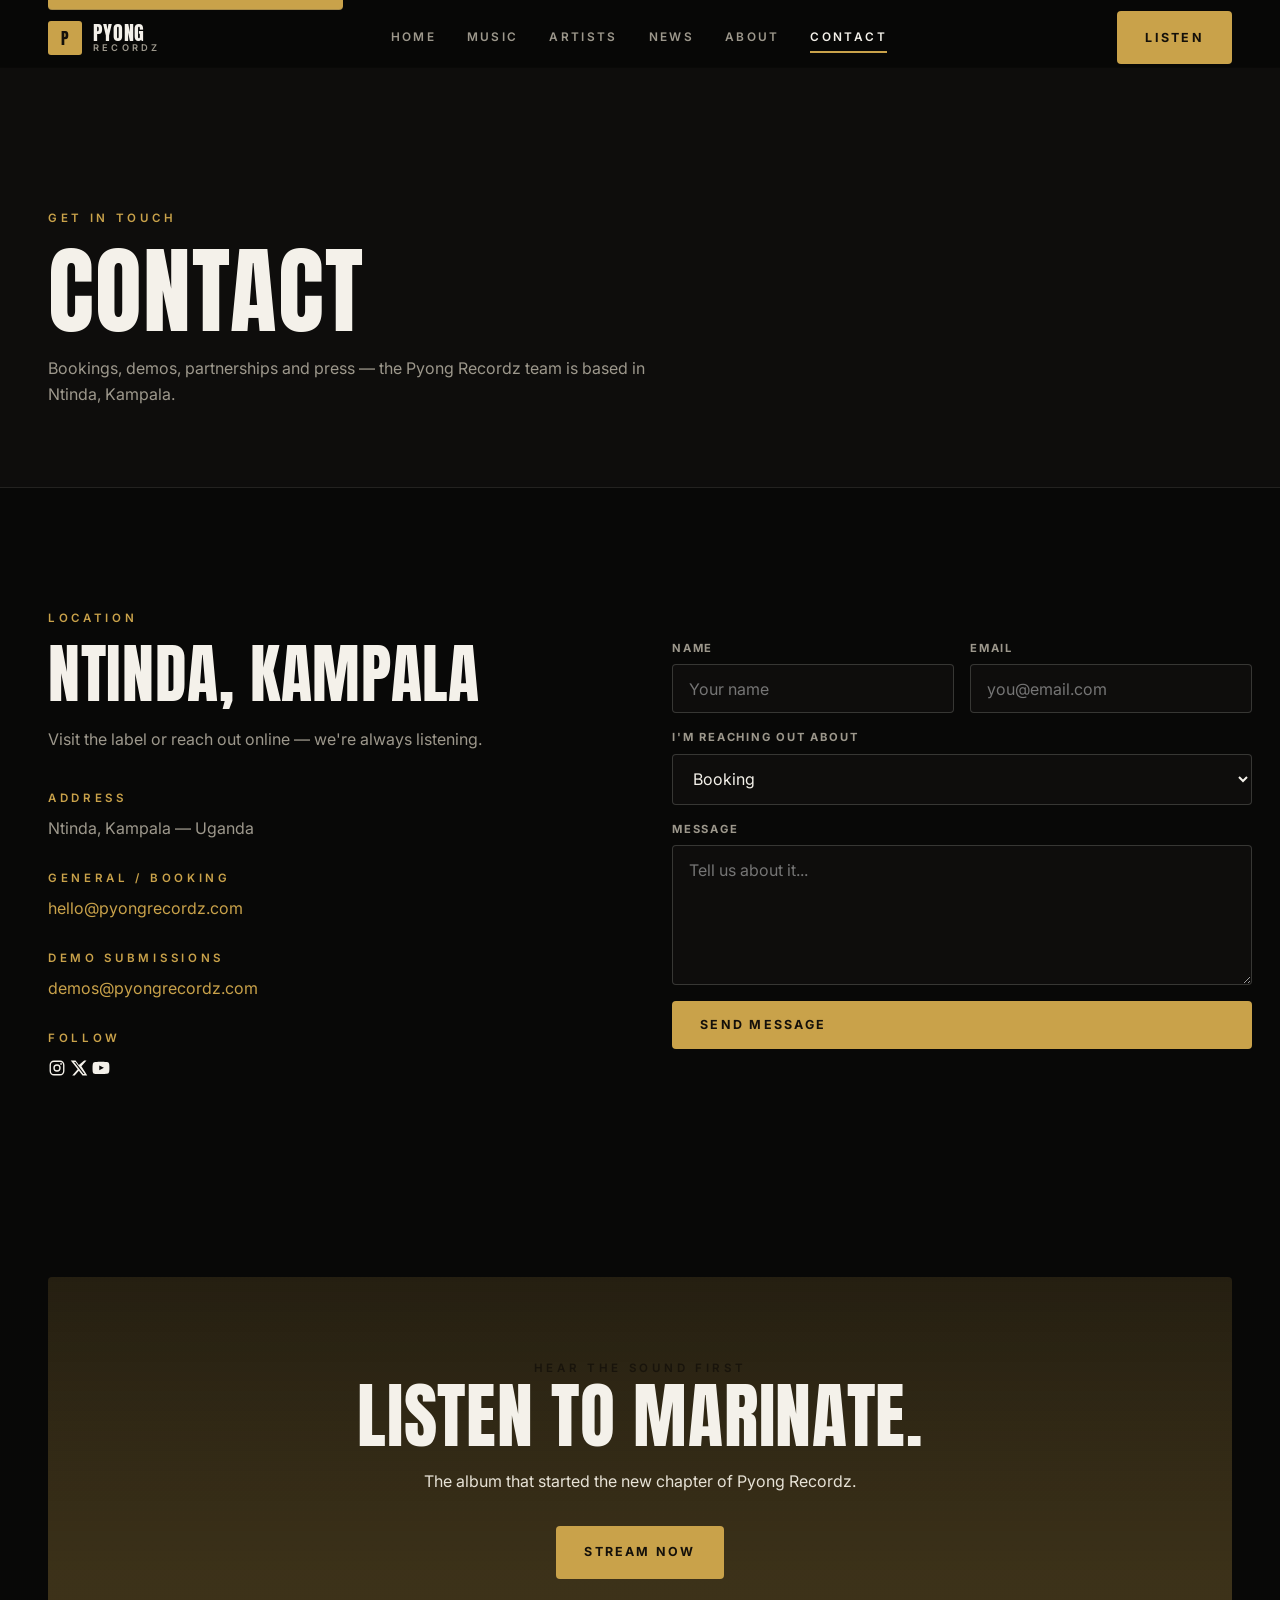
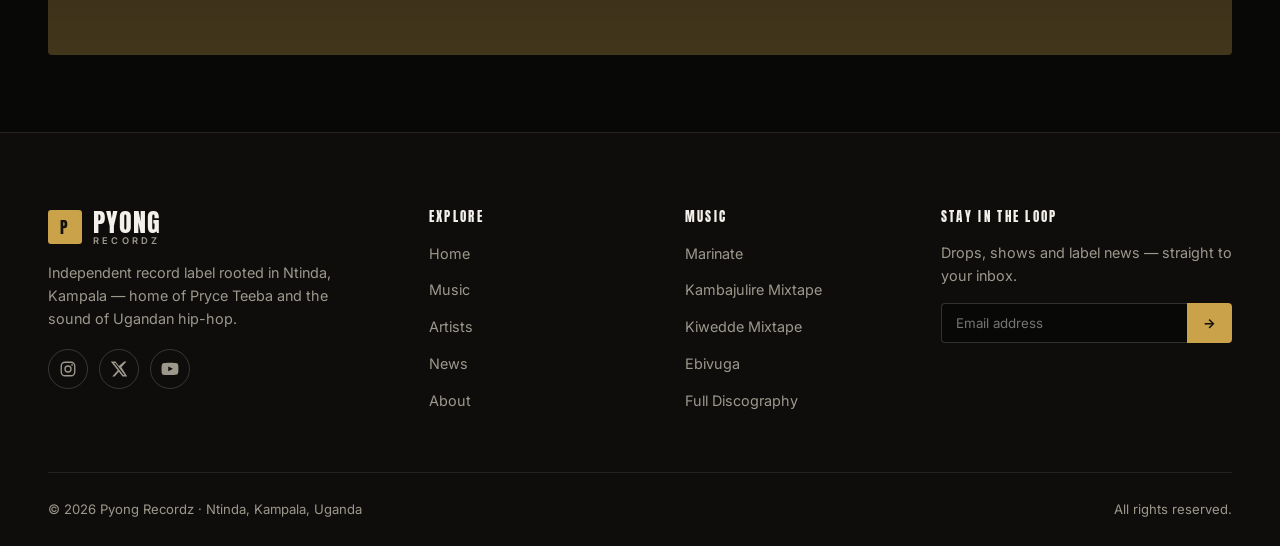
<file: contact.html>
<!DOCTYPE html>
<html lang="en">
<head>
  <meta charset="UTF-8">
  <meta name="viewport" content="width=device-width, initial-scale=1.0">
  <title>Contact — PYONG RECORDZ</title>
  <meta name="description" content="Contact Pyong Recordz in Ntinda, Kampala — bookings, demos, partnerships and press.">
  <meta property="og:type" content="website">
  <meta property="og:site_name" content="Pyong Recordz">
  <meta property="og:title" content="Contact — PYONG RECORDZ">
  <meta property="og:description" content="Contact Pyong Recordz in Ntinda, Kampala — bookings, demos, partnerships and press.">
  <meta property="og:url" content="https://mikeo-ne.github.io/pyongrecordz/contact.html">
  <meta property="og:image" content="https://mikeo-ne.github.io/pyongrecordz/assets/img/hero-1.jpg">
  <meta name="twitter:card" content="summary_large_image">
  <meta name="twitter:title" content="Contact — PYONG RECORDZ">
  <meta name="twitter:description" content="Contact Pyong Recordz in Ntinda, Kampala — bookings, demos, partnerships and press.">
  <meta name="twitter:image" content="https://mikeo-ne.github.io/pyongrecordz/assets/img/hero-1.jpg">
  <link rel="canonical" href="https://mikeo-ne.github.io/pyongrecordz/contact.html">

  <link rel="icon" type="image/svg+xml" href="assets/img/favicon.svg">
  <link rel="preconnect" href="https://fonts.googleapis.com">
  <link rel="preconnect" href="https://fonts.gstatic.com" crossorigin>
  <link href="https://fonts.googleapis.com/css2?family=Anton&family=Inter:wght@400;600;700&display=swap" rel="stylesheet">
  <link rel="stylesheet" href="assets/css/style.css">
</head>
<body>

  <header class="nav">
    <div class="container nav__inner">
      <a class="brand" href="index.html">
        <span class="brand__mark">P</span>
        <span>Pyong<small>Recordz</small></span>
      </a>
      <nav class="nav__links">
        <a href="index.html">Home</a>
        <a href="music.html">Music</a>
        <a href="artists.html">Artists</a>
        <a href="news.html">News</a>
        <a href="about.html">About</a>
        <a href="contact.html" class="is-active">Contact</a>
      </nav>
      <a class="btn btn--accent nav__cta" href="music.html">Listen</a>
      <button class="burger" aria-label="Menu"><span></span><span></span><span></span></button>
    </div>
  </header>

  <div class="mobile-menu">
    <a href="index.html">Home</a>
    <a href="music.html">Music</a>
    <a href="artists.html">Artists</a>
    <a href="news.html">News</a>
    <a href="about.html">About</a>
    <a href="contact.html" class="is-active">Contact</a>
    <a class="btn btn--accent" href="music.html">Listen Now</a>
  </div>

  <!-- ===================== PAGE HERO ===================== -->
  <section class="page-hero" style="background:var(--bg-2); border-bottom:1px solid var(--line);">
    <div class="container">
      <span class="kicker">Get in Touch</span>
      <h1>Contact</h1>
      <p>Bookings, demos, partnerships and press — the Pyong Recordz team is based in Ntinda, Kampala.</p>
    </div>
  </section>

  <!-- ===================== CONTACT ===================== -->
  <section class="section">
    <div class="container">
      <div class="split">
        <div class="reveal">
          <span class="kicker">Location</span>
          <h2>Ntinda, Kampala</h2>
          <p style="margin-bottom:2rem;">Visit the label or reach out online — we're always listening.</p>

          <div style="display:grid; gap:1.4rem;">
            <div>
              <span class="kicker">Address</span>
              <p style="margin-top:0.4rem;">Ntinda, Kampala — Uganda</p>
            </div>
            <div>
              <span class="kicker">General / Booking</span>
              <p style="margin-top:0.4rem;"><a href="mailto:hello@pyongrecordz.com" style="color:var(--accent);">hello@pyongrecordz.com</a></p>
            </div>
            <div>
              <span class="kicker">Demo Submissions</span>
              <p style="margin-top:0.4rem;"><a href="mailto:demos@pyongrecordz.com" style="color:var(--accent);">demos@pyongrecordz.com</a></p>
            </div>
            <div>
              <span class="kicker">Follow</span>
              <div class="socials" style="margin-top:0.6rem;">
                <a href="#" aria-label="Instagram"><svg viewBox="0 0 24 24" width="18" height="18" fill="none" stroke="currentColor" stroke-width="1.8"><rect x="3" y="3" width="18" height="18" rx="5"/><circle cx="12" cy="12" r="4"/><circle cx="17.4" cy="6.6" r="1.2" fill="currentColor" stroke="none"/></svg></a>
                <a href="#" aria-label="X"><svg viewBox="0 0 24 24" width="18" height="18" fill="currentColor"><path d="M18.9 2H22l-6.8 7.8L23 22h-6.3l-4.9-6.4L6.2 22H3l7.3-8.4L1 2h6.4l4.4 5.9L18.9 2zm-1.1 18h1.7L7.2 3.9H5.4L17.8 20z"/></svg></a>
                <a href="#" aria-label="YouTube"><svg viewBox="0 0 24 24" width="18" height="18" fill="currentColor"><path d="M23 7.2s-.2-1.6-.9-2.3c-.9-.9-1.9-.9-2.3-1C16.6 3.5 12 3.5 12 3.5s-4.6 0-7.8.4c-.4.1-1.4.1-2.3 1-.7.7-.9 2.3-.9 2.3S.7 9.1.7 11v1.8c0 1.9.2 3.8.2 3.8s.2 1.6.9 2.3c.9.9 2 .9 2.5 1 1.8.2 7.7.2 7.7.2s4.6 0 7.8-.4c.4-.1 1.4-.1 2.3-1 .7-.7.9-2.3.9-2.3s.2-1.9.2-3.8V11c0-1.9-.2-3.8-.2-3.8zM9.7 15.1V8.5l6.2 3.3-6.2 3.3z"/></svg></a>
              </div>
            </div>
          </div>
        </div>

        <div class="reveal" data-delay="1">
          <form class="form" data-demo>
            <div class="row">
              <div class="field">
                <label for="name">Name</label>
                <input id="name" type="text" placeholder="Your name" required>
              </div>
              <div class="field">
                <label for="email">Email</label>
                <input id="email" type="email" placeholder="you@email.com" required>
              </div>
            </div>
            <div class="field">
              <label for="topic">I'm reaching out about</label>
              <select id="topic">
                <option>Booking</option>
                <option>Demo submission</option>
                <option>Partnership</option>
                <option>Press</option>
                <option>Other</option>
              </select>
            </div>
            <div class="field">
              <label for="message">Message</label>
              <textarea id="message" placeholder="Tell us about it..." required></textarea>
            </div>
            <button class="btn btn--accent" type="submit">Send Message</button>
            <div class="form__success">Thanks — your message has been sent. We'll be in touch.</div>
          </form>
        </div>
      </div>
    </div>
  </section>

  <!-- ===================== CTA ===================== -->
  <section class="section section--tight">
    <div class="container">
      <div class="cta-band reveal">
        <span class="kicker" style="color:var(--accent-ink); opacity:.8;">Hear the sound first</span>
        <h2>Listen to Marinate.</h2>
        <p>The album that started the new chapter of Pyong Recordz.</p>
        <a class="btn btn--accent" href="music.html">Stream Now</a>
      </div>
    </div>
  </section>

  <!-- ===================== FOOTER ===================== -->
  <footer class="footer">
    <div class="container">
      <div class="footer__grid">
        <div class="footer__about">
          <a class="brand" href="index.html">
            <span class="brand__mark">P</span>
            <span>Pyong<small>Recordz</small></span>
          </a>
          <p>Independent record label rooted in Ntinda, Kampala — home of Pryce Teeba and the sound of Ugandan hip-hop.</p>
          <div class="socials">
            <a href="#" aria-label="Instagram"><svg viewBox="0 0 24 24" width="18" height="18" fill="none" stroke="currentColor" stroke-width="1.8"><rect x="3" y="3" width="18" height="18" rx="5"/><circle cx="12" cy="12" r="4"/><circle cx="17.4" cy="6.6" r="1.2" fill="currentColor" stroke="none"/></svg></a>
            <a href="#" aria-label="X"><svg viewBox="0 0 24 24" width="18" height="18" fill="currentColor"><path d="M18.9 2H22l-6.8 7.8L23 22h-6.3l-4.9-6.4L6.2 22H3l7.3-8.4L1 2h6.4l4.4 5.9L18.9 2zm-1.1 18h1.7L7.2 3.9H5.4L17.8 20z"/></svg></a>
            <a href="#" aria-label="YouTube"><svg viewBox="0 0 24 24" width="18" height="18" fill="currentColor"><path d="M23 7.2s-.2-1.6-.9-2.3c-.9-.9-1.9-.9-2.3-1C16.6 3.5 12 3.5 12 3.5s-4.6 0-7.8.4c-.4.1-1.4.1-2.3 1-.7.7-.9 2.3-.9 2.3S.7 9.1.7 11v1.8c0 1.9.2 3.8.2 3.8s.2 1.6.9 2.3c.9.9 2 .9 2.5 1 1.8.2 7.7.2 7.7.2s4.6 0 7.8-.4c.4-.1 1.4-.1 2.3-1 .7-.7.9-2.3.9-2.3s.2-1.9.2-3.8V11c0-1.9-.2-3.8-.2-3.8zM9.7 15.1V8.5l6.2 3.3-6.2 3.3z"/></svg></a>
          </div>
        </div>
        <div>
          <h4>Explore</h4>
          <ul>
            <li><a href="index.html">Home</a></li>
            <li><a href="music.html">Music</a></li>
            <li><a href="artists.html">Artists</a></li>
            <li><a href="news.html">News</a></li>
            <li><a href="about.html">About</a></li>
          </ul>
        </div>
        <div>
          <h4>Music</h4>
          <ul>
            <li><a href="music.html">Marinate</a></li>
            <li><a href="music.html">Kambajulire Mixtape</a></li>
            <li><a href="music.html">Kiwedde Mixtape</a></li>
            <li><a href="music.html">Ebivuga</a></li>
            <li><a href="music.html">Full Discography</a></li>
          </ul>
        </div>
        <div class="footer__news">
          <h4>Stay in the loop</h4>
          <p>Drops, shows and label news — straight to your inbox.</p>
          <form class="mini-form" data-demo>
            <input type="email" placeholder="Email address" required aria-label="Email address">
            <button type="submit" aria-label="Subscribe">&#8594;</button>
          </form>
        </div>
      </div>
      <div class="footer__base">
        <span>&copy; <span data-year></span> Pyong Recordz · Ntinda, Kampala, Uganda</span>
        <span>All rights reserved.</span>
      </div>
    </div>
  </footer>

  <script src="assets/js/main.js" defer></script>
</body>
</html>
</file>
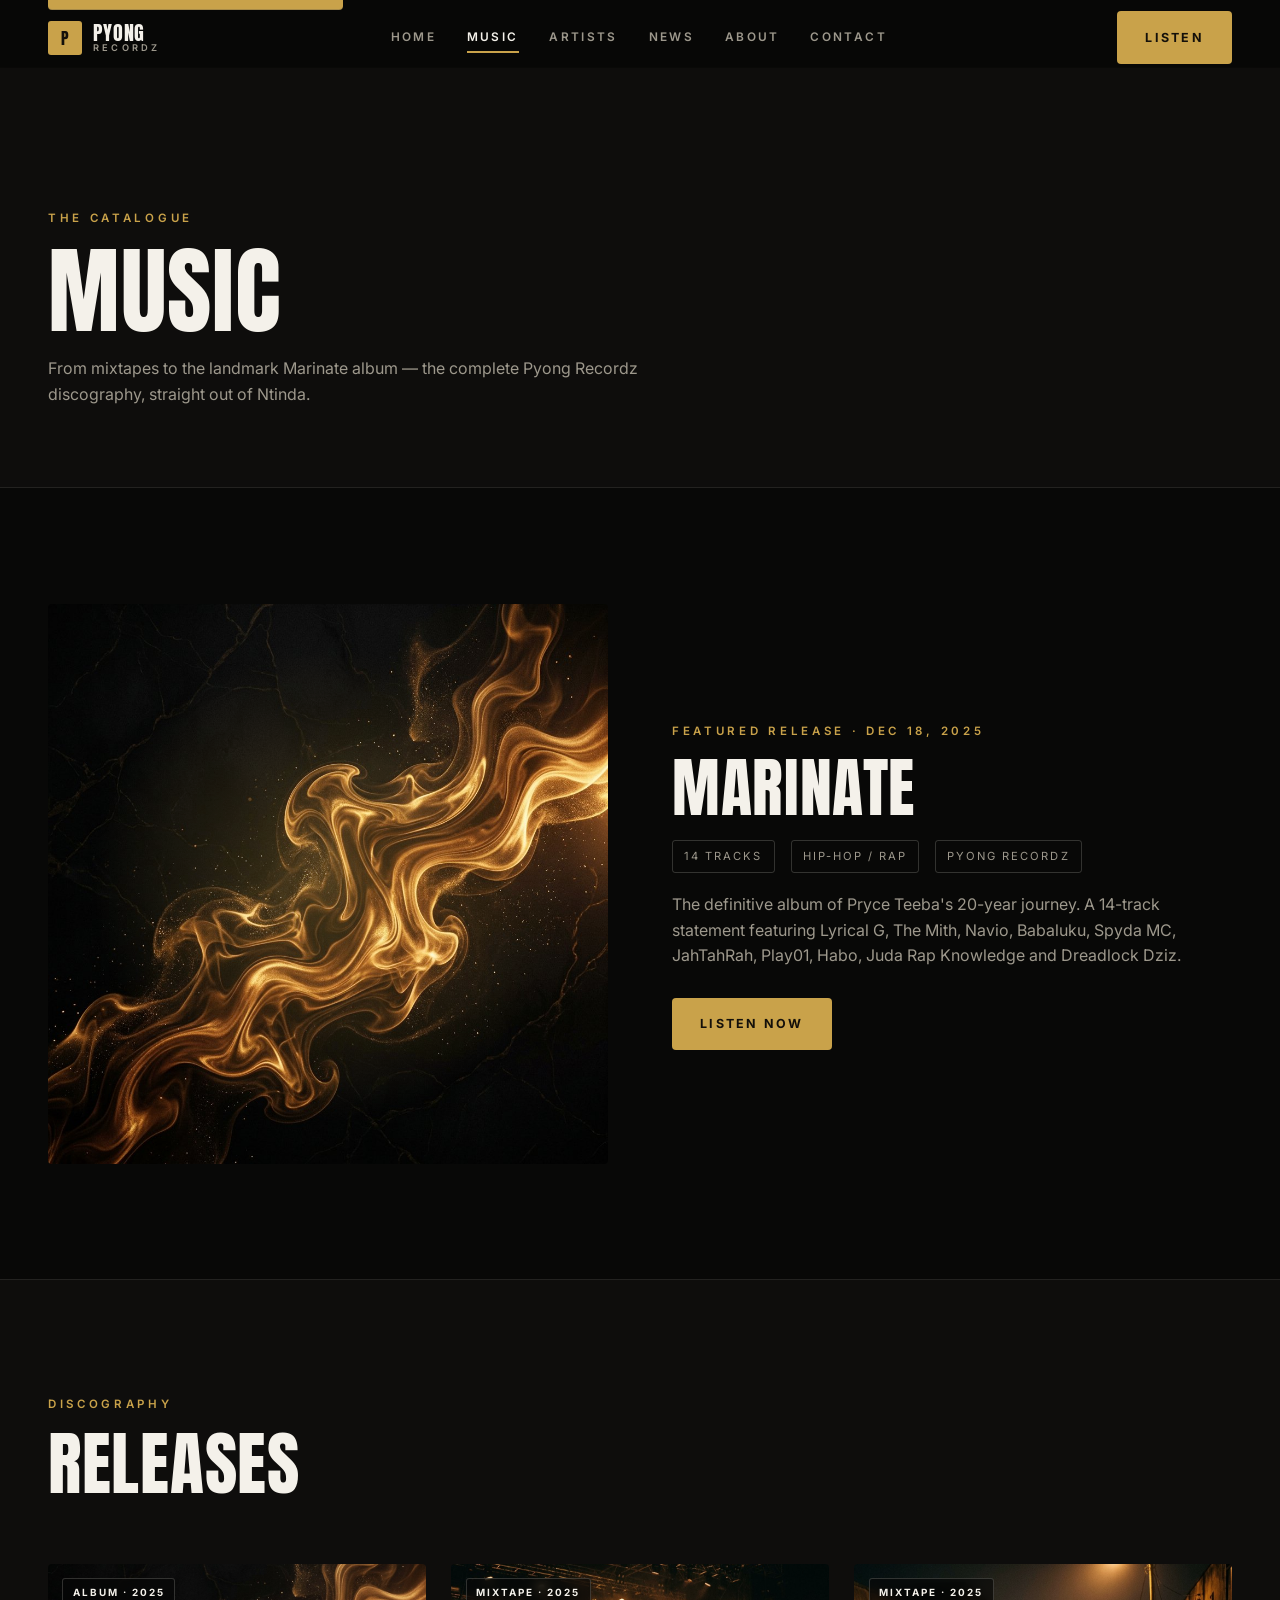
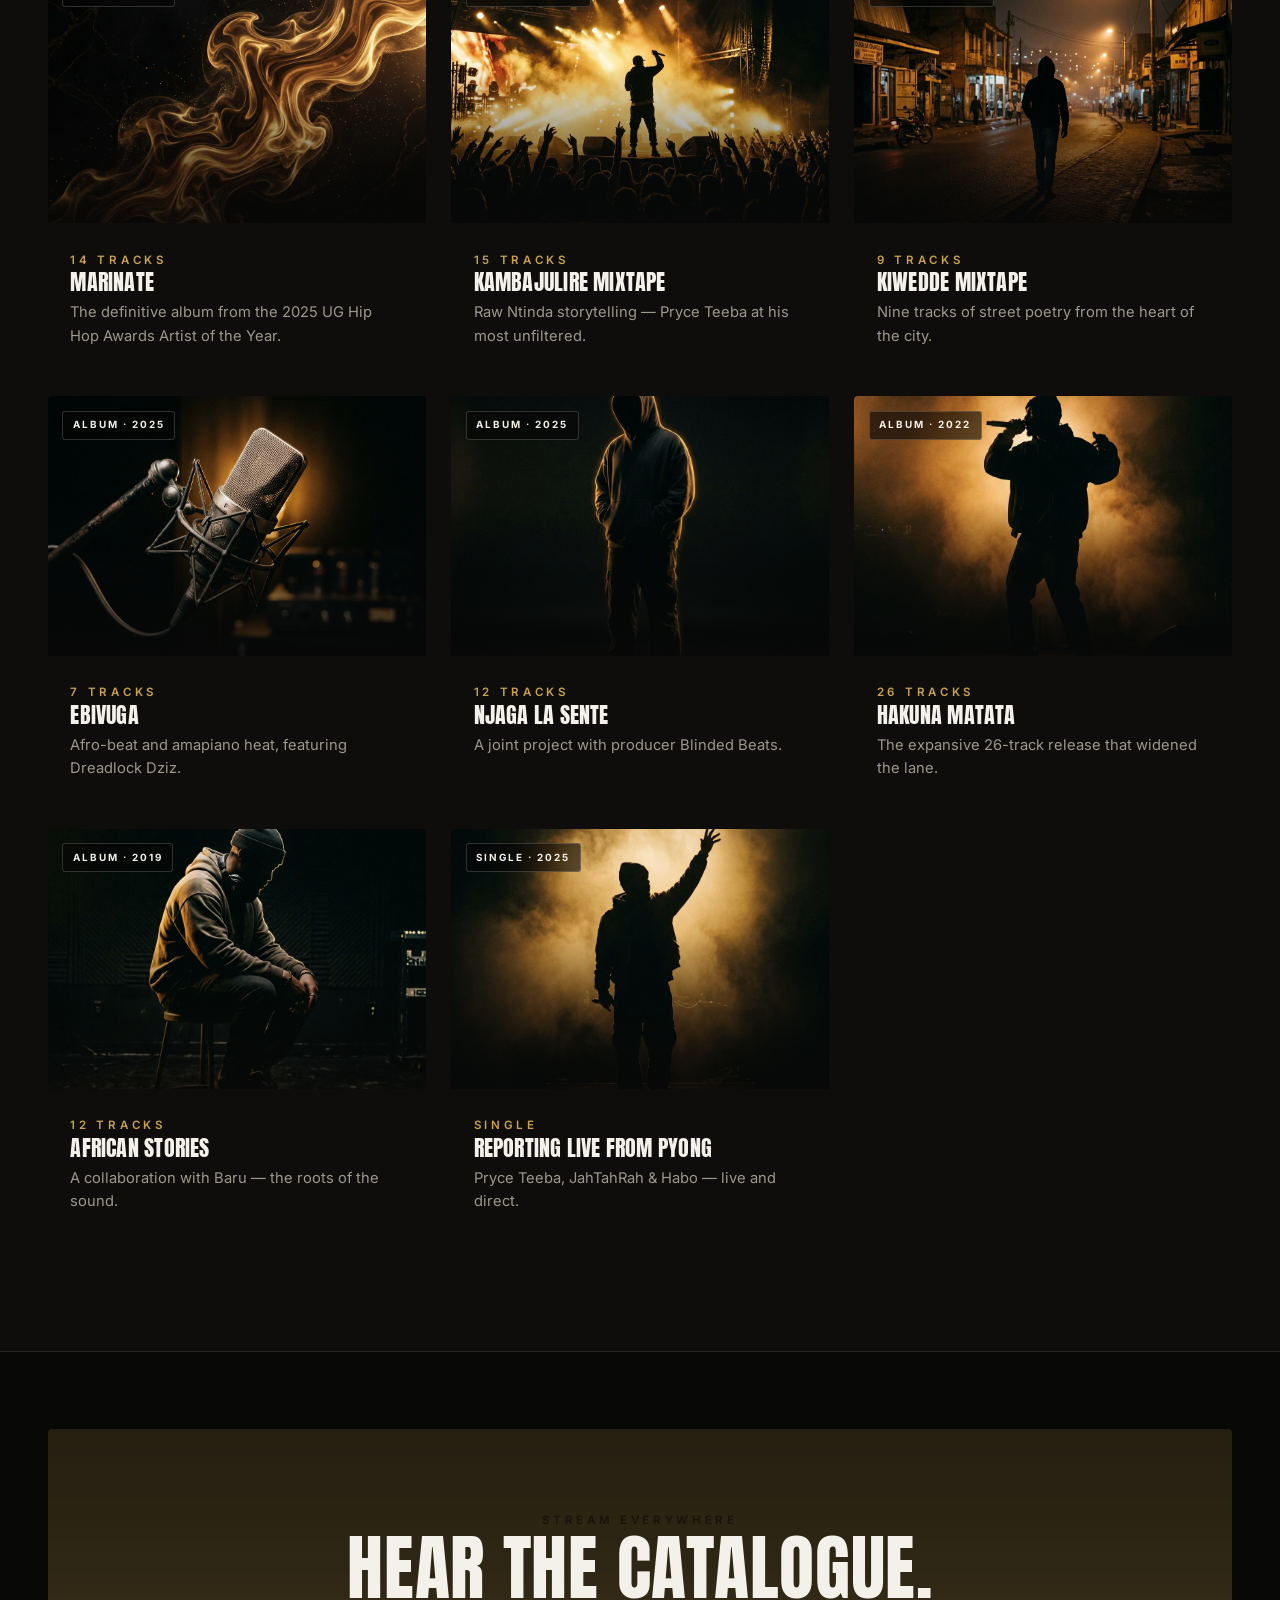
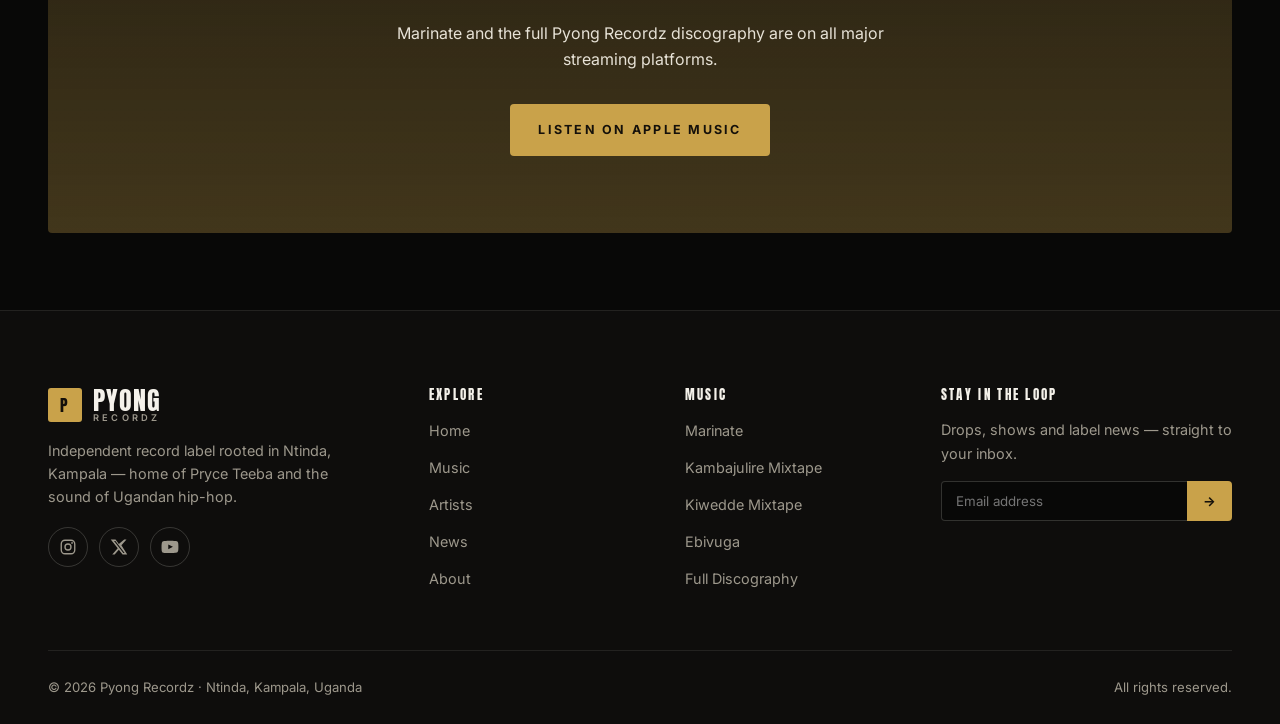
<file: music.html>
<!DOCTYPE html>
<html lang="en">
<head>
  <meta charset="UTF-8">
  <meta name="viewport" content="width=device-width, initial-scale=1.0">
  <title>Music — PYONG RECORDZ</title>
  <meta name="description" content="The Pyong Recordz catalogue — Marinate, Kambajulire Mixtape, Kiwedde Mixtape, Ebivuga and more from Pryce Teeba.">
  <meta property="og:type" content="website">
  <meta property="og:site_name" content="Pyong Recordz">
  <meta property="og:title" content="Music — PYONG RECORDZ">
  <meta property="og:description" content="The Pyong Recordz catalogue — Marinate, Kambajulire Mixtape, Kiwedde Mixtape, Ebivuga and more from Pryce Teeba.">
  <meta property="og:url" content="https://mikeo-ne.github.io/pyongrecordz/music.html">
  <meta property="og:image" content="https://mikeo-ne.github.io/pyongrecordz/assets/img/album-marinate.jpg">
  <meta name="twitter:card" content="summary_large_image">
  <meta name="twitter:title" content="Music — PYONG RECORDZ">
  <meta name="twitter:description" content="The Pyong Recordz catalogue — Marinate, Kambajulire Mixtape, Kiwedde Mixtape, Ebivuga and more from Pryce Teeba.">
  <meta name="twitter:image" content="https://mikeo-ne.github.io/pyongrecordz/assets/img/album-marinate.jpg">
  <link rel="canonical" href="https://mikeo-ne.github.io/pyongrecordz/music.html">

  <link rel="icon" type="image/svg+xml" href="assets/img/favicon.svg">
  <link rel="preconnect" href="https://fonts.googleapis.com">
  <link rel="preconnect" href="https://fonts.gstatic.com" crossorigin>
  <link href="https://fonts.googleapis.com/css2?family=Anton&family=Inter:wght@400;600;700&display=swap" rel="stylesheet">
  <link rel="stylesheet" href="assets/css/style.css">
</head>
<body>

  <header class="nav">
    <div class="container nav__inner">
      <a class="brand" href="index.html">
        <span class="brand__mark">P</span>
        <span>Pyong<small>Recordz</small></span>
      </a>
      <nav class="nav__links">
        <a href="index.html">Home</a>
        <a href="music.html" class="is-active">Music</a>
        <a href="artists.html">Artists</a>
        <a href="news.html">News</a>
        <a href="about.html">About</a>
        <a href="contact.html">Contact</a>
      </nav>
      <a class="btn btn--accent nav__cta" href="music.html">Listen</a>
      <button class="burger" aria-label="Menu"><span></span><span></span><span></span></button>
    </div>
  </header>

  <div class="mobile-menu">
    <a href="index.html">Home</a>
    <a href="music.html" class="is-active">Music</a>
    <a href="artists.html">Artists</a>
    <a href="news.html">News</a>
    <a href="about.html">About</a>
    <a href="contact.html">Contact</a>
    <a class="btn btn--accent" href="music.html">Listen Now</a>
  </div>

  <!-- ===================== PAGE HERO ===================== -->
  <section class="page-hero" style="background:var(--bg-2); border-bottom:1px solid var(--line);">
    <div class="container">
      <span class="kicker">The Catalogue</span>
      <h1>Music</h1>
      <p>From mixtapes to the landmark Marinate album — the complete Pyong Recordz discography, straight out of Ntinda.</p>
    </div>
  </section>

  <!-- ===================== FEATURED ===================== -->
  <section class="section">
    <div class="container">
      <div class="split">
        <div class="split__media reveal">
          <img src="assets/img/album-marinate.jpg" alt="Marinate album cover">
        </div>
        <div class="reveal" data-delay="1">
          <span class="kicker">Featured Release · Dec 18, 2025</span>
          <h2>Marinate</h2>
          <div class="meta">
            <span>14 Tracks</span><span>Hip-Hop / Rap</span><span>Pyong Recordz</span>
          </div>
          <p>The definitive album of Pryce Teeba's 20-year journey. A 14-track statement featuring Lyrical G, The Mith, Navio, Babaluku, Spyda MC, JahTahRah, Play01, Habo, Juda Rap Knowledge and Dreadlock Dziz.</p>
          <div class="actions">
            <a class="btn btn--accent" href="https://music.apple.com/us/artist/pryce-teeba/1129257218" target="_blank" rel="noopener">Listen Now</a>
          </div>
        </div>
      </div>
    </div>
  </section>

  <!-- ===================== DISCOGRAPHY ===================== -->
  <section class="section" style="background:var(--bg-2); border-block:1px solid var(--line);">
    <div class="container">
      <div class="section-head reveal">
        <span class="kicker">Discography</span>
        <h2>Releases</h2>
      </div>

      <div class="grid grid--3">
        <a class="card reveal" href="#" data-delay="1">
          <div class="card__media">
            <img src="assets/img/album-marinate.jpg" alt="Marinate">
            <span class="card__tag">Album · 2025</span>
          </div>
          <div class="card__body">
            <span class="kicker">14 Tracks</span>
            <h3>Marinate</h3>
            <p>The definitive album from the 2025 UG Hip Hop Awards Artist of the Year.</p>
          </div>
        </a>

        <a class="card reveal" href="#" data-delay="2">
          <div class="card__media">
            <img src="assets/img/hero-3.jpg" alt="Kambajulire Mixtape">
            <span class="card__tag">Mixtape · 2025</span>
          </div>
          <div class="card__body">
            <span class="kicker">15 Tracks</span>
            <h3>Kambajulire Mixtape</h3>
            <p>Raw Ntinda storytelling — Pryce Teeba at his most unfiltered.</p>
          </div>
        </a>

        <a class="card reveal" href="#" data-delay="3">
          <div class="card__media">
            <img src="assets/img/hero-1.jpg" alt="Kiwedde Mixtape">
            <span class="card__tag">Mixtape · 2025</span>
          </div>
          <div class="card__body">
            <span class="kicker">9 Tracks</span>
            <h3>Kiwedde Mixtape</h3>
            <p>Nine tracks of street poetry from the heart of the city.</p>
          </div>
        </a>

        <a class="card reveal" href="#" data-delay="1">
          <div class="card__media">
            <img src="assets/img/hero-2.jpg" alt="Ebivuga">
            <span class="card__tag">Album · 2025</span>
          </div>
          <div class="card__body">
            <span class="kicker">7 Tracks</span>
            <h3>Ebivuga</h3>
            <p>Afro-beat and amapiano heat, featuring Dreadlock Dziz.</p>
          </div>
        </a>

        <a class="card reveal" href="#" data-delay="2">
          <div class="card__media">
            <img src="assets/img/artist-5.jpg" alt="Njaga la Sente">
            <span class="card__tag">Album · 2025</span>
          </div>
          <div class="card__body">
            <span class="kicker">12 Tracks</span>
            <h3>Njaga la Sente</h3>
            <p>A joint project with producer Blinded Beats.</p>
          </div>
        </a>

        <a class="card reveal" href="#" data-delay="3">
          <div class="card__media">
            <img src="assets/img/artist-2.jpg" alt="Hakuna Matata">
            <span class="card__tag">Album · 2022</span>
          </div>
          <div class="card__body">
            <span class="kicker">26 Tracks</span>
            <h3>Hakuna Matata</h3>
            <p>The expansive 26-track release that widened the lane.</p>
          </div>
        </a>

        <a class="card reveal" href="#" data-delay="1">
          <div class="card__media">
            <img src="assets/img/artist-4.jpg" alt="African Stories">
            <span class="card__tag">Album · 2019</span>
          </div>
          <div class="card__body">
            <span class="kicker">12 Tracks</span>
            <h3>African Stories</h3>
            <p>A collaboration with Baru — the roots of the sound.</p>
          </div>
        </a>

        <a class="card reveal" href="#" data-delay="2">
          <div class="card__media">
            <img src="assets/img/artist-6.jpg" alt="Reporting Live from Pyong">
            <span class="card__tag">Single · 2025</span>
          </div>
          <div class="card__body">
            <span class="kicker">Single</span>
            <h3>Reporting Live from Pyong</h3>
            <p>Pryce Teeba, JahTahRah &amp; Habo — live and direct.</p>
          </div>
        </a>
      </div>
    </div>
  </section>

  <!-- ===================== CTA ===================== -->
  <section class="section section--tight">
    <div class="container">
      <div class="cta-band reveal">
        <span class="kicker" style="color:var(--accent-ink); opacity:.8;">Stream everywhere</span>
        <h2>Hear the catalogue.</h2>
        <p>Marinate and the full Pyong Recordz discography are on all major streaming platforms.</p>
        <a class="btn btn--accent" href="https://music.apple.com/us/artist/pryce-teeba/1129257218" target="_blank" rel="noopener">Listen on Apple Music</a>
      </div>
    </div>
  </section>

  <!-- ===================== FOOTER ===================== -->
  <footer class="footer">
    <div class="container">
      <div class="footer__grid">
        <div class="footer__about">
          <a class="brand" href="index.html">
            <span class="brand__mark">P</span>
            <span>Pyong<small>Recordz</small></span>
          </a>
          <p>Independent record label rooted in Ntinda, Kampala — home of Pryce Teeba and the sound of Ugandan hip-hop.</p>
          <div class="socials">
            <a href="#" aria-label="Instagram"><svg viewBox="0 0 24 24" width="18" height="18" fill="none" stroke="currentColor" stroke-width="1.8"><rect x="3" y="3" width="18" height="18" rx="5"/><circle cx="12" cy="12" r="4"/><circle cx="17.4" cy="6.6" r="1.2" fill="currentColor" stroke="none"/></svg></a>
            <a href="#" aria-label="X"><svg viewBox="0 0 24 24" width="18" height="18" fill="currentColor"><path d="M18.9 2H22l-6.8 7.8L23 22h-6.3l-4.9-6.4L6.2 22H3l7.3-8.4L1 2h6.4l4.4 5.9L18.9 2zm-1.1 18h1.7L7.2 3.9H5.4L17.8 20z"/></svg></a>
            <a href="#" aria-label="YouTube"><svg viewBox="0 0 24 24" width="18" height="18" fill="currentColor"><path d="M23 7.2s-.2-1.6-.9-2.3c-.9-.9-1.9-.9-2.3-1C16.6 3.5 12 3.5 12 3.5s-4.6 0-7.8.4c-.4.1-1.4.1-2.3 1-.7.7-.9 2.3-.9 2.3S.7 9.1.7 11v1.8c0 1.9.2 3.8.2 3.8s.2 1.6.9 2.3c.9.9 2 .9 2.5 1 1.8.2 7.7.2 7.7.2s4.6 0 7.8-.4c.4-.1 1.4-.1 2.3-1 .7-.7.9-2.3.9-2.3s.2-1.9.2-3.8V11c0-1.9-.2-3.8-.2-3.8zM9.7 15.1V8.5l6.2 3.3-6.2 3.3z"/></svg></a>
          </div>
        </div>
        <div>
          <h4>Explore</h4>
          <ul>
            <li><a href="index.html">Home</a></li>
            <li><a href="music.html">Music</a></li>
            <li><a href="artists.html">Artists</a></li>
            <li><a href="news.html">News</a></li>
            <li><a href="about.html">About</a></li>
          </ul>
        </div>
        <div>
          <h4>Music</h4>
          <ul>
            <li><a href="music.html">Marinate</a></li>
            <li><a href="music.html">Kambajulire Mixtape</a></li>
            <li><a href="music.html">Kiwedde Mixtape</a></li>
            <li><a href="music.html">Ebivuga</a></li>
            <li><a href="music.html">Full Discography</a></li>
          </ul>
        </div>
        <div class="footer__news">
          <h4>Stay in the loop</h4>
          <p>Drops, shows and label news — straight to your inbox.</p>
          <form class="mini-form" data-demo>
            <input type="email" placeholder="Email address" required aria-label="Email address">
            <button type="submit" aria-label="Subscribe">&#8594;</button>
          </form>
        </div>
      </div>
      <div class="footer__base">
        <span>&copy; <span data-year></span> Pyong Recordz · Ntinda, Kampala, Uganda</span>
        <span>All rights reserved.</span>
      </div>
    </div>
  </footer>

  <script src="assets/js/main.js" defer></script>
</body>
</html>
</file>
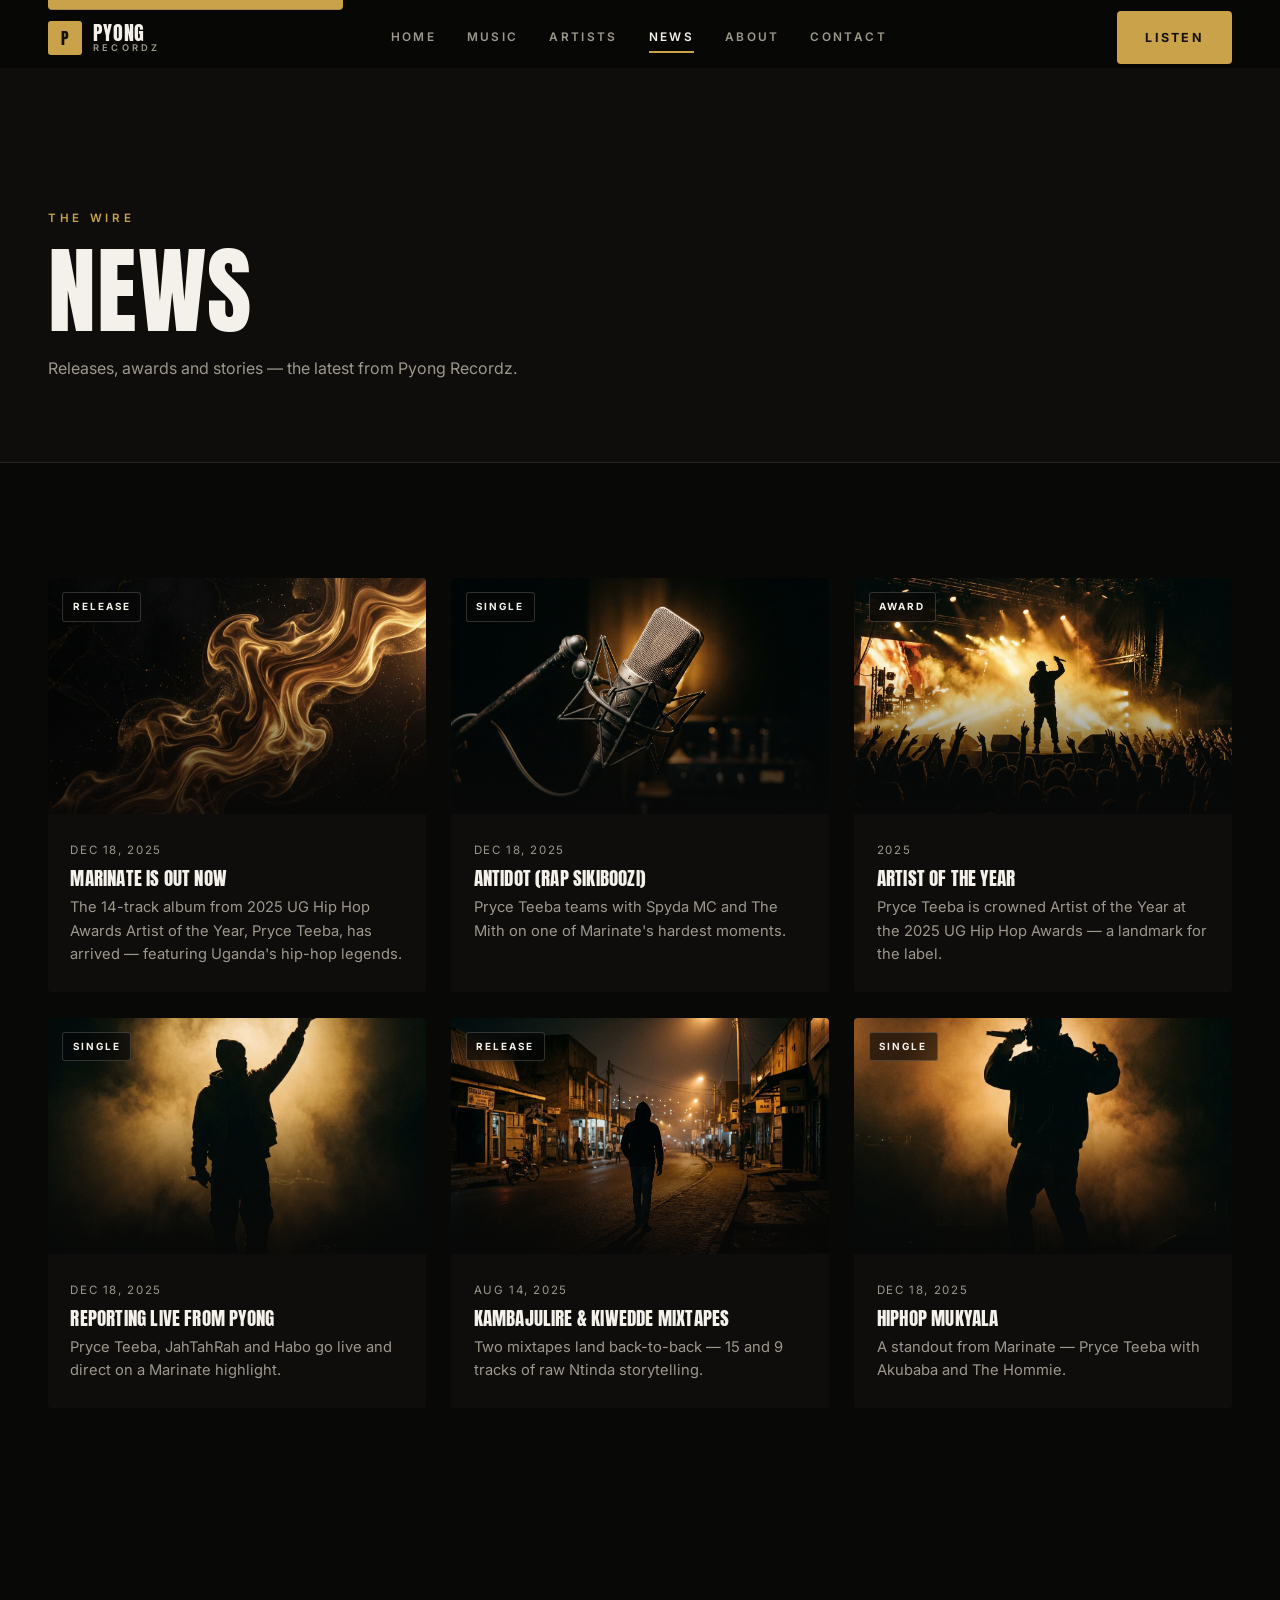
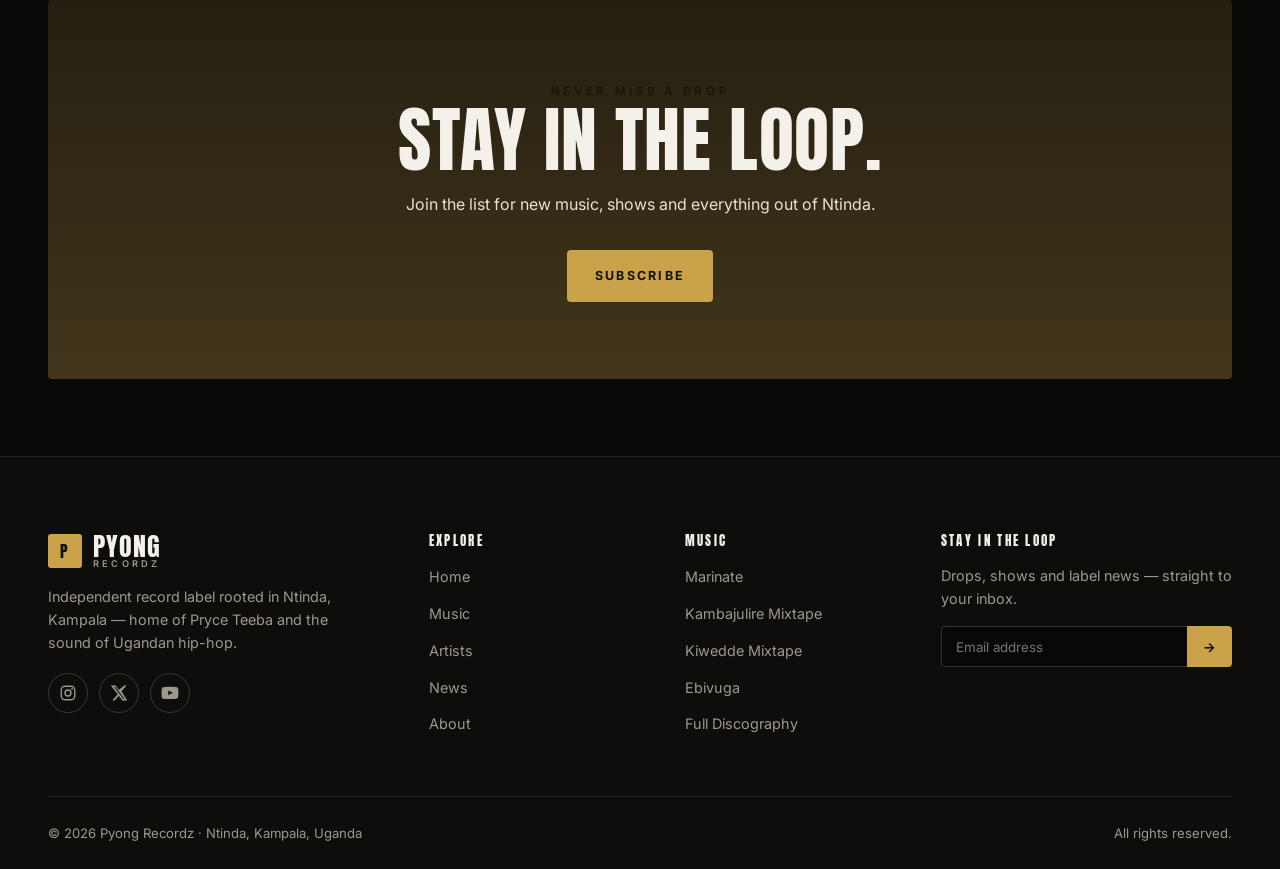
<file: news.html>
<!DOCTYPE html>
<html lang="en">
<head>
  <meta charset="UTF-8">
  <meta name="viewport" content="width=device-width, initial-scale=1.0">
  <title>News — PYONG RECORDZ</title>
  <meta name="description" content="News from Pyong Recordz — releases, awards and stories from the label in Ntinda, Kampala.">
  <meta property="og:type" content="website">
  <meta property="og:site_name" content="Pyong Recordz">
  <meta property="og:title" content="News — PYONG RECORDZ">
  <meta property="og:description" content="News from Pyong Recordz — releases, awards and stories from the label in Ntinda, Kampala.">
  <meta property="og:url" content="https://mikeo-ne.github.io/pyongrecordz/news.html">
  <meta property="og:image" content="https://mikeo-ne.github.io/pyongrecordz/assets/img/hero-2.jpg">
  <meta name="twitter:card" content="summary_large_image">
  <meta name="twitter:title" content="News — PYONG RECORDZ">
  <meta name="twitter:description" content="News from Pyong Recordz — releases, awards and stories from the label in Ntinda, Kampala.">
  <meta name="twitter:image" content="https://mikeo-ne.github.io/pyongrecordz/assets/img/hero-2.jpg">
  <link rel="canonical" href="https://mikeo-ne.github.io/pyongrecordz/news.html">

  <link rel="icon" type="image/svg+xml" href="assets/img/favicon.svg">
  <link rel="preconnect" href="https://fonts.googleapis.com">
  <link rel="preconnect" href="https://fonts.gstatic.com" crossorigin>
  <link href="https://fonts.googleapis.com/css2?family=Anton&family=Inter:wght@400;600;700&display=swap" rel="stylesheet">
  <link rel="stylesheet" href="assets/css/style.css">
</head>
<body>

  <header class="nav">
    <div class="container nav__inner">
      <a class="brand" href="index.html">
        <span class="brand__mark">P</span>
        <span>Pyong<small>Recordz</small></span>
      </a>
      <nav class="nav__links">
        <a href="index.html">Home</a>
        <a href="music.html">Music</a>
        <a href="artists.html">Artists</a>
        <a href="news.html" class="is-active">News</a>
        <a href="about.html">About</a>
        <a href="contact.html">Contact</a>
      </nav>
      <a class="btn btn--accent nav__cta" href="music.html">Listen</a>
      <button class="burger" aria-label="Menu"><span></span><span></span><span></span></button>
    </div>
  </header>

  <div class="mobile-menu">
    <a href="index.html">Home</a>
    <a href="music.html">Music</a>
    <a href="artists.html">Artists</a>
    <a href="news.html" class="is-active">News</a>
    <a href="about.html">About</a>
    <a href="contact.html">Contact</a>
    <a class="btn btn--accent" href="music.html">Listen Now</a>
  </div>

  <!-- ===================== PAGE HERO ===================== -->
  <section class="page-hero" style="background:var(--bg-2); border-bottom:1px solid var(--line);">
    <div class="container">
      <span class="kicker">The Wire</span>
      <h1>News</h1>
      <p>Releases, awards and stories — the latest from Pyong Recordz.</p>
    </div>
  </section>

  <!-- ===================== NEWS GRID ===================== -->
  <section class="section">
    <div class="container">
      <div class="grid grid--3">
        <article class="card news-card reveal" data-delay="1">
          <div class="card__media">
            <img src="assets/img/album-marinate.jpg" alt="Marinate">
            <span class="card__tag">Release</span>
          </div>
          <div class="card__body">
            <span class="date">Dec 18, 2025</span>
            <h3>Marinate is out now</h3>
            <p>The 14-track album from 2025 UG Hip Hop Awards Artist of the Year, Pryce Teeba, has arrived — featuring Uganda's hip-hop legends.</p>
          </div>
        </article>

        <article class="card news-card reveal" data-delay="2">
          <div class="card__media">
            <img src="assets/img/hero-2.jpg" alt="Studio session">
            <span class="card__tag">Single</span>
          </div>
          <div class="card__body">
            <span class="date">Dec 18, 2025</span>
            <h3>Antidot (Rap Sikiboozi)</h3>
            <p>Pryce Teeba teams with Spyda MC and The Mith on one of Marinate's hardest moments.</p>
          </div>
        </article>

        <article class="card news-card reveal" data-delay="3">
          <div class="card__media">
            <img src="assets/img/hero-3.jpg" alt="Stage performance">
            <span class="card__tag">Award</span>
          </div>
          <div class="card__body">
            <span class="date">2025</span>
            <h3>Artist of the Year</h3>
            <p>Pryce Teeba is crowned Artist of the Year at the 2025 UG Hip Hop Awards — a landmark for the label.</p>
          </div>
        </article>

        <article class="card news-card reveal" data-delay="1">
          <div class="card__media">
            <img src="assets/img/artist-6.jpg" alt="Live from Pyong">
            <span class="card__tag">Single</span>
          </div>
          <div class="card__body">
            <span class="date">Dec 18, 2025</span>
            <h3>Reporting Live from Pyong</h3>
            <p>Pryce Teeba, JahTahRah and Habo go live and direct on a Marinate highlight.</p>
          </div>
        </article>

        <article class="card news-card reveal" data-delay="2">
          <div class="card__media">
            <img src="assets/img/hero-1.jpg" alt="Ntinda">
            <span class="card__tag">Release</span>
          </div>
          <div class="card__body">
            <span class="date">Aug 14, 2025</span>
            <h3>Kambajulire &amp; Kiwedde Mixtapes</h3>
            <p>Two mixtapes land back-to-back — 15 and 9 tracks of raw Ntinda storytelling.</p>
          </div>
        </article>

        <article class="card news-card reveal" data-delay="3">
          <div class="card__media">
            <img src="assets/img/artist-2.jpg" alt="Hiphop Mukyala">
            <span class="card__tag">Single</span>
          </div>
          <div class="card__body">
            <span class="date">Dec 18, 2025</span>
            <h3>Hiphop Mukyala</h3>
            <p>A standout from Marinate — Pryce Teeba with Akubaba and The Hommie.</p>
          </div>
        </article>
      </div>
    </div>
  </section>

  <!-- ===================== CTA ===================== -->
  <section class="section section--tight">
    <div class="container">
      <div class="cta-band reveal">
        <span class="kicker" style="color:var(--accent-ink); opacity:.8;">Never miss a drop</span>
        <h2>Stay in the loop.</h2>
        <p>Join the list for new music, shows and everything out of Ntinda.</p>
        <a class="btn btn--accent" href="contact.html">Subscribe</a>
      </div>
    </div>
  </section>

  <!-- ===================== FOOTER ===================== -->
  <footer class="footer">
    <div class="container">
      <div class="footer__grid">
        <div class="footer__about">
          <a class="brand" href="index.html">
            <span class="brand__mark">P</span>
            <span>Pyong<small>Recordz</small></span>
          </a>
          <p>Independent record label rooted in Ntinda, Kampala — home of Pryce Teeba and the sound of Ugandan hip-hop.</p>
          <div class="socials">
            <a href="#" aria-label="Instagram"><svg viewBox="0 0 24 24" width="18" height="18" fill="none" stroke="currentColor" stroke-width="1.8"><rect x="3" y="3" width="18" height="18" rx="5"/><circle cx="12" cy="12" r="4"/><circle cx="17.4" cy="6.6" r="1.2" fill="currentColor" stroke="none"/></svg></a>
            <a href="#" aria-label="X"><svg viewBox="0 0 24 24" width="18" height="18" fill="currentColor"><path d="M18.9 2H22l-6.8 7.8L23 22h-6.3l-4.9-6.4L6.2 22H3l7.3-8.4L1 2h6.4l4.4 5.9L18.9 2zm-1.1 18h1.7L7.2 3.9H5.4L17.8 20z"/></svg></a>
            <a href="#" aria-label="YouTube"><svg viewBox="0 0 24 24" width="18" height="18" fill="currentColor"><path d="M23 7.2s-.2-1.6-.9-2.3c-.9-.9-1.9-.9-2.3-1C16.6 3.5 12 3.5 12 3.5s-4.6 0-7.8.4c-.4.1-1.4.1-2.3 1-.7.7-.9 2.3-.9 2.3S.7 9.1.7 11v1.8c0 1.9.2 3.8.2 3.8s.2 1.6.9 2.3c.9.9 2 .9 2.5 1 1.8.2 7.7.2 7.7.2s4.6 0 7.8-.4c.4-.1 1.4-.1 2.3-1 .7-.7.9-2.3.9-2.3s.2-1.9.2-3.8V11c0-1.9-.2-3.8-.2-3.8zM9.7 15.1V8.5l6.2 3.3-6.2 3.3z"/></svg></a>
          </div>
        </div>
        <div>
          <h4>Explore</h4>
          <ul>
            <li><a href="index.html">Home</a></li>
            <li><a href="music.html">Music</a></li>
            <li><a href="artists.html">Artists</a></li>
            <li><a href="news.html">News</a></li>
            <li><a href="about.html">About</a></li>
          </ul>
        </div>
        <div>
          <h4>Music</h4>
          <ul>
            <li><a href="music.html">Marinate</a></li>
            <li><a href="music.html">Kambajulire Mixtape</a></li>
            <li><a href="music.html">Kiwedde Mixtape</a></li>
            <li><a href="music.html">Ebivuga</a></li>
            <li><a href="music.html">Full Discography</a></li>
          </ul>
        </div>
        <div class="footer__news">
          <h4>Stay in the loop</h4>
          <p>Drops, shows and label news — straight to your inbox.</p>
          <form class="mini-form" data-demo>
            <input type="email" placeholder="Email address" required aria-label="Email address">
            <button type="submit" aria-label="Subscribe">&#8594;</button>
          </form>
        </div>
      </div>
      <div class="footer__base">
        <span>&copy; <span data-year></span> Pyong Recordz · Ntinda, Kampala, Uganda</span>
        <span>All rights reserved.</span>
      </div>
    </div>
  </footer>

  <script src="assets/js/main.js" defer></script>
</body>
</html>
</file>
<file: assets/css/style.css>
/* ==========================================================================
   PYONG RECORDZ — stylesheet
   Record label, Ntinda · Kampala · Uganda
   Reference: Roc Nation (full-bleed hero carousel, modular card grid,
   bold uppercase typography, editorial feed, black + accent palette)
   --------------------------------------------------------------------------
   THEME — swap the hex values below to re-skin the whole site.
   ========================================================================== */

:root {
  /* palette (centralized — update these to change the entire theme) */
  --bg: #080807;            /* page background */
  --bg-2: #0e0d0c;          /* raised panels */
  --bg-3: #151412;          /* cards / hover */
  --fg: #f4f1ea;            /* primary text */
  --muted: #9d988c;         /* secondary text */
  --line: rgba(244, 241, 234, 0.09);   /* hairline borders */
  --line-strong: rgba(244, 241, 234, 0.18);
  --accent: #c9a24a;        /* primary accent (gold) */
  --accent-soft: #e2c37e;   /* lighter accent */
  --accent-ink: #14100a;    /* text on accent background */
  --black: #000000;

  /* typography */
  --font-display: "Anton", "Arial Black", sans-serif;
  --font-body: "Inter", -apple-system, BlinkMacSystemFont, "Segoe UI", sans-serif;

  /* layout */
  --maxw: 1280px;
  --gutter: clamp(1.25rem, 4vw, 3rem);
  --nav-h: 76px;
  --radius: 4px;
  --ease: cubic-bezier(0.22, 1, 0.36, 1);
}

/* --------------------------------------------------------------------------
   Reset
   -------------------------------------------------------------------------- */
*, *::before, *::after { box-sizing: border-box; margin: 0; padding: 0; }

html { scroll-behavior: smooth; -webkit-text-size-adjust: 100%; }

body {
  font-family: var(--font-body);
  background: var(--bg);
  color: var(--fg);
  line-height: 1.6;
  font-size: 16px;
  overflow-x: hidden;
  -webkit-font-smoothing: antialiased;
  text-rendering: optimizeLegibility;
}

img { display: block; max-width: 100%; height: auto; }
a { color: inherit; text-decoration: none; }
ul, ol { list-style: none; }
button { font-family: inherit; cursor: pointer; background: none; border: none; color: inherit; }
::selection { background: var(--accent); color: var(--accent-ink); }

/* scrollbar */
::-webkit-scrollbar { width: 10px; }
::-webkit-scrollbar-track { background: var(--bg); }
::-webkit-scrollbar-thumb { background: #26251f; border-radius: 10px; }
::-webkit-scrollbar-thumb:hover { background: var(--accent); }

/* --------------------------------------------------------------------------
   Typography helpers
   -------------------------------------------------------------------------- */
.container { width: 100%; max-width: var(--maxw); margin-inline: auto; padding-inline: var(--gutter); }

.kicker {
  font-family: var(--font-body);
  font-weight: 600;
  font-size: 0.72rem;
  letter-spacing: 0.32em;
  text-transform: uppercase;
  color: var(--accent);
}

h1, h2, h3, h4 {
  font-family: var(--font-display);
  font-weight: 400;
  line-height: 1.02;
  letter-spacing: 0.01em;
  text-transform: uppercase;
}

.section { padding-block: clamp(4rem, 9vw, 8.5rem); position: relative; }
.section--tight { padding-block: clamp(3rem, 6vw, 5rem); }

.section-head { margin-bottom: clamp(2.2rem, 5vw, 4rem); }
.section-head .kicker { display: block; margin-bottom: 0.9rem; }
.section-head h2 { font-size: clamp(2rem, 6vw, 4.4rem); }
.section-head--row {
  display: flex; align-items: flex-end; justify-content: space-between;
  gap: 2rem; flex-wrap: wrap;
}
.section-head .lede { max-width: 56ch; color: var(--muted); margin-top: 1rem; }

/* --------------------------------------------------------------------------
   Buttons
   -------------------------------------------------------------------------- */
.btn {
  display: inline-flex; align-items: center; gap: 0.6rem;
  font-family: var(--font-body);
  font-weight: 700;
  font-size: 0.78rem;
  letter-spacing: 0.18em;
  text-transform: uppercase;
  padding: 0.95rem 1.7rem;
  border-radius: var(--radius);
  border: 1px solid transparent;
  transition: transform 0.25s var(--ease), background 0.25s, color 0.25s, border-color 0.25s;
  white-space: nowrap;
}
.btn--accent { background: var(--accent); color: var(--accent-ink); }
.btn--accent:hover { background: var(--accent-soft); transform: translateY(-2px); }
.btn--ghost { border-color: var(--line-strong); color: var(--fg); background: rgba(0,0,0,0.25); backdrop-filter: blur(4px); }
.btn--ghost:hover { border-color: var(--accent); color: var(--accent); transform: translateY(-2px); }
.btn--link { color: var(--accent); padding: 0; border: none; letter-spacing: 0.16em; }
.btn--link .arr { transition: transform 0.25s var(--ease); }
.btn--link:hover .arr { transform: translateX(6px); }

/* --------------------------------------------------------------------------
   Navigation
   -------------------------------------------------------------------------- */
.nav {
  position: fixed; top: 0; left: 0; right: 0; z-index: 100;
  height: var(--nav-h);
  display: flex; align-items: center;
  transition: background 0.35s var(--ease), border-color 0.35s var(--ease), backdrop-filter 0.35s;
  border-bottom: 1px solid transparent;
}
.nav.is-scrolled {
  background: rgba(8, 8, 7, 0.82);
  backdrop-filter: blur(14px);
  -webkit-backdrop-filter: blur(14px);
  border-bottom-color: var(--line);
}
.nav__inner { display: flex; align-items: center; justify-content: space-between; gap: 2rem; }

.brand {
  display: flex; align-items: center; gap: 0.7rem;
  font-family: var(--font-display);
  font-size: 1.28rem; letter-spacing: 0.04em; text-transform: uppercase; line-height: 1;
}
.brand__mark {
  width: 34px; height: 34px; flex: none;
  display: grid; place-items: center;
  background: var(--accent); color: var(--accent-ink);
  border-radius: 3px;
  font-size: 1rem;
}
.brand small { display: block; font-family: var(--font-body); font-weight: 600; font-size: 0.58rem; letter-spacing: 0.34em; color: var(--muted); }

.nav__links { display: flex; align-items: center; gap: clamp(1.2rem, 2.4vw, 2.2rem); }
.nav__links a {
  font-size: 0.74rem; font-weight: 600; letter-spacing: 0.2em; text-transform: uppercase;
  color: var(--muted); position: relative; padding: 0.4rem 0;
  transition: color 0.25s;
}
.nav__links a::after {
  content: ""; position: absolute; left: 0; bottom: 0; height: 2px; width: 0;
  background: var(--accent); transition: width 0.3s var(--ease);
}
.nav__links a:hover, .nav__links a.is-active { color: var(--fg); }
.nav__links a:hover::after, .nav__links a.is-active::after { width: 100%; }

.nav__cta { display: inline-flex; }
.burger { display: none; width: 40px; height: 40px; flex-direction: column; justify-content: center; gap: 5px; align-items: center; }
.burger span { width: 22px; height: 2px; background: var(--fg); transition: transform 0.3s var(--ease), opacity 0.3s; }
.burger.is-open span:nth-child(1) { transform: translateY(7px) rotate(45deg); }
.burger.is-open span:nth-child(2) { opacity: 0; }
.burger.is-open span:nth-child(3) { transform: translateY(-7px) rotate(-45deg); }

/* mobile menu */
.mobile-menu {
  position: fixed; inset: var(--nav-h) 0 0 0; z-index: 99;
  background: rgba(8, 8, 7, 0.97); backdrop-filter: blur(16px);
  display: flex; flex-direction: column; padding: 2rem var(--gutter) 3rem;
  transform: translateY(-101%); transition: transform 0.4s var(--ease);
}
.mobile-menu.is-open { transform: translateY(0); }
.mobile-menu a {
  font-family: var(--font-display); font-size: clamp(2rem, 8vw, 3rem); text-transform: uppercase;
  padding: 0.7rem 0; border-bottom: 1px solid var(--line); color: var(--fg);
}
.mobile-menu a.is-active { color: var(--accent); }
.mobile-menu .btn { margin-top: 2rem; align-self: flex-start; }

/* --------------------------------------------------------------------------
   Hero carousel
   -------------------------------------------------------------------------- */
.hero { position: relative; height: 100svh; min-height: 620px; overflow: hidden; }
.hero__slides, .hero__slide { position: absolute; inset: 0; }
.hero__slide {
  opacity: 0; visibility: hidden; transform: scale(1.06);
  transition: opacity 1s var(--ease), transform 6s linear, visibility 1s;
  background-size: cover; background-position: center;
}
.hero__slide.is-active { opacity: 1; visibility: visible; transform: scale(1); }

.hero__shade {
  position: absolute; inset: 0;
  background:
    linear-gradient(180deg, rgba(8,8,7,0.62) 0%, rgba(8,8,7,0.25) 40%, rgba(8,8,7,0.88) 100%),
    radial-gradient(120% 80% at 50% 30%, transparent 40%, rgba(8,8,7,0.55) 100%);
}

.hero__content {
  position: relative; z-index: 2; height: 100%;
  display: flex; flex-direction: column; justify-content: flex-end;
  padding-bottom: clamp(4rem, 12vh, 8rem);
}
.hero__kicker { color: var(--accent); }
.hero__title { font-size: clamp(3rem, 11vw, 8.5rem); margin: 0.6rem 0 1.1rem; max-width: 12ch; }
.hero__sub { max-width: 46ch; color: #d8d3c6; font-size: clamp(1rem, 1.6vw, 1.2rem); }
.hero__actions { display: flex; gap: 1rem; margin-top: 2.2rem; flex-wrap: wrap; }

.hero__slide { animation: none; }
.hero__slide.is-active { animation: heroZoom 7s var(--ease) forwards; }
@keyframes heroZoom { from { transform: scale(1); } to { transform: scale(1.08); } }

/* carousel controls */
.hero__arrow {
  position: absolute; top: 50%; transform: translateY(-50%); z-index: 5;
  width: 52px; height: 52px; border-radius: 50%;
  border: 1px solid var(--line-strong);
  display: grid; place-items: center;
  font-size: 1.3rem; color: var(--fg);
  background: rgba(8,8,7,0.35); backdrop-filter: blur(6px);
  transition: background 0.25s, border-color 0.25s, transform 0.25s var(--ease);
}
.hero__arrow:hover { background: var(--accent); color: var(--accent-ink); border-color: var(--accent); }
.hero__arrow--prev { left: clamp(0.8rem, 3vw, 2.4rem); }
.hero__arrow--next { right: clamp(0.8rem, 3vw, 2.4rem); }
.hero__arrow--prev:hover { transform: translateY(-50%) translateX(-3px); }
.hero__arrow--next:hover { transform: translateY(-50%) translateX(3px); }

.hero__dots {
  position: absolute; z-index: 5; left: 50%; transform: translateX(-50%);
  bottom: clamp(2rem, 5vh, 3.4rem);
  display: flex; gap: 0.6rem;
}
.hero__dot { width: 30px; height: 3px; background: rgba(244,241,234,0.3); transition: background 0.3s, width 0.3s; border-radius: 2px; }
.hero__dot.is-active { background: var(--accent); width: 48px; }

/* scroll cue */
.hero__cue {
  position: absolute; z-index: 5; right: clamp(0.8rem, 3vw, 2.4rem); bottom: clamp(2rem, 5vh, 3.4rem);
  writing-mode: vertical-rl; font-size: 0.62rem; letter-spacing: 0.3em; text-transform: uppercase; color: var(--muted);
  display: flex; align-items: center; gap: 0.8rem;
}
.hero__cue::after { content: ""; width: 1px; height: 46px; background: var(--accent); animation: cue 2s var(--ease) infinite; }
@keyframes cue { 0%,100% { transform: scaleY(0.3); opacity: 0.4; } 50% { transform: scaleY(1); opacity: 1; } }

/* --------------------------------------------------------------------------
   Marquee ticker
   -------------------------------------------------------------------------- */
.marquee {
  border-block: 1px solid var(--line);
  background: var(--bg-2);
  overflow: hidden; padding: 1.1rem 0;
}
.marquee__track { display: flex; gap: 3.5rem; width: max-content; animation: marquee 32s linear infinite; }
.marquee span {
  font-family: var(--font-display); font-size: 1.05rem; letter-spacing: 0.05em; text-transform: uppercase;
  display: flex; align-items: center; gap: 3.5rem; color: var(--fg); white-space: nowrap;
}
.marquee span::after { content: "✦"; color: var(--accent); font-size: 0.8rem; }
@keyframes marquee { to { transform: translateX(-50%); } }

/* --------------------------------------------------------------------------
   Cards / grids
   -------------------------------------------------------------------------- */
.grid { display: grid; gap: clamp(1rem, 2.5vw, 1.6rem); }
.grid--2 { grid-template-columns: repeat(2, 1fr); }
.grid--3 { grid-template-columns: repeat(3, 1fr); }
.grid--4 { grid-template-columns: repeat(4, 1fr); }

.card { position: relative; display: block; overflow: hidden; border-radius: var(--radius); background: var(--bg-2); }
.card__media { position: relative; aspect-ratio: 16 / 11; overflow: hidden; }
.card__media img { width: 100%; height: 100%; object-fit: cover; transform: scale(1.01); transition: transform 0.7s var(--ease); filter: saturate(0.9); }
.card:hover .card__media img { transform: scale(1.08); }
.card__media::after { content: ""; position: absolute; inset: 0; background: linear-gradient(180deg, transparent 40%, rgba(8,8,7,0.85) 100%); }
.card__tag {
  position: absolute; top: 0.9rem; left: 0.9rem; z-index: 2;
  font-size: 0.62rem; font-weight: 700; letter-spacing: 0.2em; text-transform: uppercase;
  background: rgba(8,8,7,0.6); border: 1px solid var(--line-strong); backdrop-filter: blur(6px);
  padding: 0.35rem 0.6rem; border-radius: 3px; color: var(--fg);
}
.card__body { padding: 1.4rem; position: relative; }
.card__body .kicker { margin-bottom: 0.5rem; }
.card h3 { font-size: 1.35rem; }
.card p { color: var(--muted); font-size: 0.92rem; margin-top: 0.5rem; }

/* category cards (Roc Nation "Music / Sports / Discover" style) */
.cat-card { position: relative; overflow: hidden; border-radius: var(--radius); aspect-ratio: 4 / 5; display: flex; align-items: flex-end; }
.cat-card img { position: absolute; inset: 0; width: 100%; height: 100%; object-fit: cover; transform: scale(1.01); transition: transform 0.8s var(--ease); }
.cat-card:hover img { transform: scale(1.08); }
.cat-card::after { content: ""; position: absolute; inset: 0; background: linear-gradient(180deg, rgba(8,8,7,0.15) 30%, rgba(8,8,7,0.92) 100%); }
.cat-card__body { position: relative; z-index: 2; padding: 1.8rem; width: 100%; }
.cat-card h3 { font-size: clamp(1.8rem, 3.4vw, 2.6rem); }
.cat-card .sub { color: var(--muted); font-size: 0.9rem; margin: 0.4rem 0 1.2rem; }
.cat-card .arr { color: var(--accent); font-size: 1.3rem; display: inline-block; transition: transform 0.3s var(--ease); }
.cat-card:hover .arr { transform: translateX(6px); }

/* --------------------------------------------------------------------------
   Featured release (split)
   -------------------------------------------------------------------------- */
.split { display: grid; grid-template-columns: 1fr 1fr; gap: clamp(2rem, 5vw, 5rem); align-items: center; }
.split__media { position: relative; }
.split__media img { border-radius: var(--radius); aspect-ratio: 1 / 1; object-fit: cover; }
.split__media::before {
  content: ""; position: absolute; inset: 0; border-radius: var(--radius);
  background: radial-gradient(60% 60% at 50% 50%, rgba(201,162,74,0.28), transparent 70%);
  mix-blend-mode: screen;
}
.split h2 { font-size: clamp(2.2rem, 5vw, 4rem); margin: 0.8rem 0 1.2rem; }
.split .meta { display: flex; gap: 1rem; flex-wrap: wrap; margin-bottom: 1.2rem; }
.split .meta span { font-size: 0.7rem; letter-spacing: 0.18em; text-transform: uppercase; color: var(--muted); border: 1px solid var(--line-strong); padding: 0.4rem 0.7rem; border-radius: 3px; }
.split p { color: var(--muted); max-width: 56ch; }
.split .actions { margin-top: 1.8rem; display: flex; gap: 1rem; flex-wrap: wrap; }

/* --------------------------------------------------------------------------
   Roster (artist) cards
   -------------------------------------------------------------------------- */
.artist-card { position: relative; overflow: hidden; border-radius: var(--radius); aspect-ratio: 3 / 4; }
.artist-card img { position: absolute; inset: 0; width: 100%; height: 100%; object-fit: cover; transform: scale(1.01); transition: transform 0.8s var(--ease); filter: saturate(0.85); }
.artist-card:hover img { transform: scale(1.07); }
.artist-card::after { content: ""; position: absolute; inset: 0; background: linear-gradient(180deg, transparent 45%, rgba(8,8,7,0.95) 100%); }
.artist-card__body { position: absolute; z-index: 2; left: 0; right: 0; bottom: 0; padding: 1.3rem; }
.artist-card__body .kicker { margin-bottom: 0.35rem; }
.artist-card h3 { font-size: 1.5rem; }
.artist-card .role { color: var(--muted); font-size: 0.82rem; margin-top: 0.2rem; }

/* --------------------------------------------------------------------------
   News feed
   -------------------------------------------------------------------------- */
.news-card { display: flex; flex-direction: column; }
.news-card .card__media { aspect-ratio: 16 / 10; }
.news-card .date { color: var(--muted); font-size: 0.72rem; letter-spacing: 0.14em; text-transform: uppercase; margin-top: 0.4rem; }
.news-card .card__body { padding-bottom: 1.6rem; }
.news-card h3 { font-size: 1.2rem; margin-top: 0.4rem; }

/* --------------------------------------------------------------------------
   CTA band
   -------------------------------------------------------------------------- */
.cta-band {
  position: relative; overflow: hidden; border-radius: var(--radius);
  padding: clamp(2.5rem, 6vw, 5rem); text-align: center;
  background:
    linear-gradient(180deg, rgba(8,8,7,0.85), rgba(8,8,7,0.7)),
    var(--accent);
}
.cta-band h2 { font-size: clamp(2.2rem, 6vw, 4.5rem); }
.cta-band p { color: #e7e2d6; max-width: 52ch; margin: 1rem auto 2rem; }

/* --------------------------------------------------------------------------
   Forms
   -------------------------------------------------------------------------- */
.form { display: grid; gap: 1rem; max-width: 560px; }
.form .field { display: grid; gap: 0.4rem; }
.form label { font-size: 0.7rem; font-weight: 700; letter-spacing: 0.16em; text-transform: uppercase; color: var(--muted); }
.form input, .form textarea, .form select {
  font-family: inherit; font-size: 1rem; color: var(--fg);
  background: var(--bg-2); border: 1px solid var(--line-strong); border-radius: var(--radius);
  padding: 0.85rem 1rem; transition: border-color 0.25s, background 0.25s;
}
.form input:focus, .form textarea:focus, .form select:focus { outline: none; border-color: var(--accent); background: var(--bg-3); }
.form textarea { min-height: 140px; resize: vertical; }
.form .row { display: grid; grid-template-columns: 1fr 1fr; gap: 1rem; }

.form__note { font-size: 0.8rem; color: var(--muted); margin-top: 0.4rem; }
.form__success { display: none; margin-top: 1rem; padding: 1rem; border: 1px solid var(--accent); color: var(--accent-soft); border-radius: var(--radius); font-size: 0.9rem; }
.form__success.is-visible { display: block; }

/* --------------------------------------------------------------------------
   Footer
   -------------------------------------------------------------------------- */
.footer { border-top: 1px solid var(--line); background: var(--bg-2); padding-top: clamp(3rem, 6vw, 5rem); }
.footer__grid { display: grid; grid-template-columns: 1.6fr 1fr 1fr 1.4fr; gap: 3rem; padding-bottom: 3rem; }
.footer h4 { font-size: 0.8rem; letter-spacing: 0.18em; margin-bottom: 1.1rem; color: var(--fg); }
.footer .brand { font-size: 1.6rem; }
.footer__about p { color: var(--muted); font-size: 0.9rem; margin-top: 1rem; max-width: 34ch; }
.footer ul li { margin-bottom: 0.7rem; }
.footer ul a { color: var(--muted); font-size: 0.9rem; transition: color 0.2s; }
.footer ul a:hover { color: var(--accent); }
.footer .socials { display: flex; gap: 0.7rem; margin-top: 1.2rem; }
.footer .socials a {
  width: 40px; height: 40px; display: grid; place-items: center;
  border: 1px solid var(--line-strong); border-radius: 50%; color: var(--muted);
  transition: color 0.25s, border-color 0.25s, transform 0.25s var(--ease);
}
.footer .socials a:hover { color: var(--accent-ink); background: var(--accent); border-color: var(--accent); transform: translateY(-3px); }
.footer__news p { color: var(--muted); font-size: 0.9rem; }
.footer__news .mini-form { display: flex; margin-top: 1rem; }
.footer__news input { flex: 1; background: var(--bg); border: 1px solid var(--line-strong); border-right: none; border-radius: var(--radius) 0 0 var(--radius); padding: 0.7rem 0.9rem; color: var(--fg); font-family: inherit; }
.footer__news input:focus { outline: none; border-color: var(--accent); }
.footer__news button { background: var(--accent); color: var(--accent-ink); padding: 0 1rem; border-radius: 0 var(--radius) var(--radius) 0; font-weight: 700; }
.footer__base { border-top: 1px solid var(--line); padding-block: 1.6rem; display: flex; justify-content: space-between; gap: 1rem; flex-wrap: wrap; color: var(--muted); font-size: 0.82rem; }
.footer__base a { color: var(--muted); }
.footer__base a:hover { color: var(--accent); }

/* --------------------------------------------------------------------------
   Page hero (interior pages)
   -------------------------------------------------------------------------- */
.page-hero { position: relative; padding: calc(var(--nav-h) + clamp(4rem, 10vw, 8rem)) 0 clamp(3rem, 7vw, 5rem); }
.page-hero h1 { font-size: clamp(2.6rem, 8vw, 6rem); margin: 0.8rem 0 1rem; }
.page-hero p { color: var(--muted); max-width: 60ch; }

/* --------------------------------------------------------------------------
   Reveal on scroll
   -------------------------------------------------------------------------- */
.reveal { opacity: 0; transform: translateY(28px); transition: opacity 0.7s var(--ease), transform 0.7s var(--ease); }
.reveal.is-in { opacity: 1; transform: none; }
.reveal[data-delay="1"] { transition-delay: 0.08s; }
.reveal[data-delay="2"] { transition-delay: 0.16s; }
.reveal[data-delay="3"] { transition-delay: 0.24s; }
.reveal[data-delay="4"] { transition-delay: 0.32s; }
@media (prefers-reduced-motion: reduce) {
  .reveal { opacity: 1; transform: none; transition: none; }
  .marquee__track, .hero__slide.is-active { animation: none; }
}

/* --------------------------------------------------------------------------
   Responsive
   -------------------------------------------------------------------------- */
@media (max-width: 980px) {
  .grid--4 { grid-template-columns: repeat(2, 1fr); }
  .split { grid-template-columns: 1fr; }
  .footer__grid { grid-template-columns: 1fr 1fr; }
}

@media (max-width: 760px) {
  .nav__links, .nav__cta { display: none; }
  .burger { display: flex; }
  .grid--2, .grid--3 { grid-template-columns: 1fr; }
  .form .row { grid-template-columns: 1fr; }
  .hero__arrow { width: 42px; height: 42px; }
  .hero__cue { display: none; }
}

@media (max-width: 560px) {
  .grid--4 { grid-template-columns: 1fr; }
  .footer__grid { grid-template-columns: 1fr; }
  .split__media img { aspect-ratio: 1 / 1; }
}
</file>
